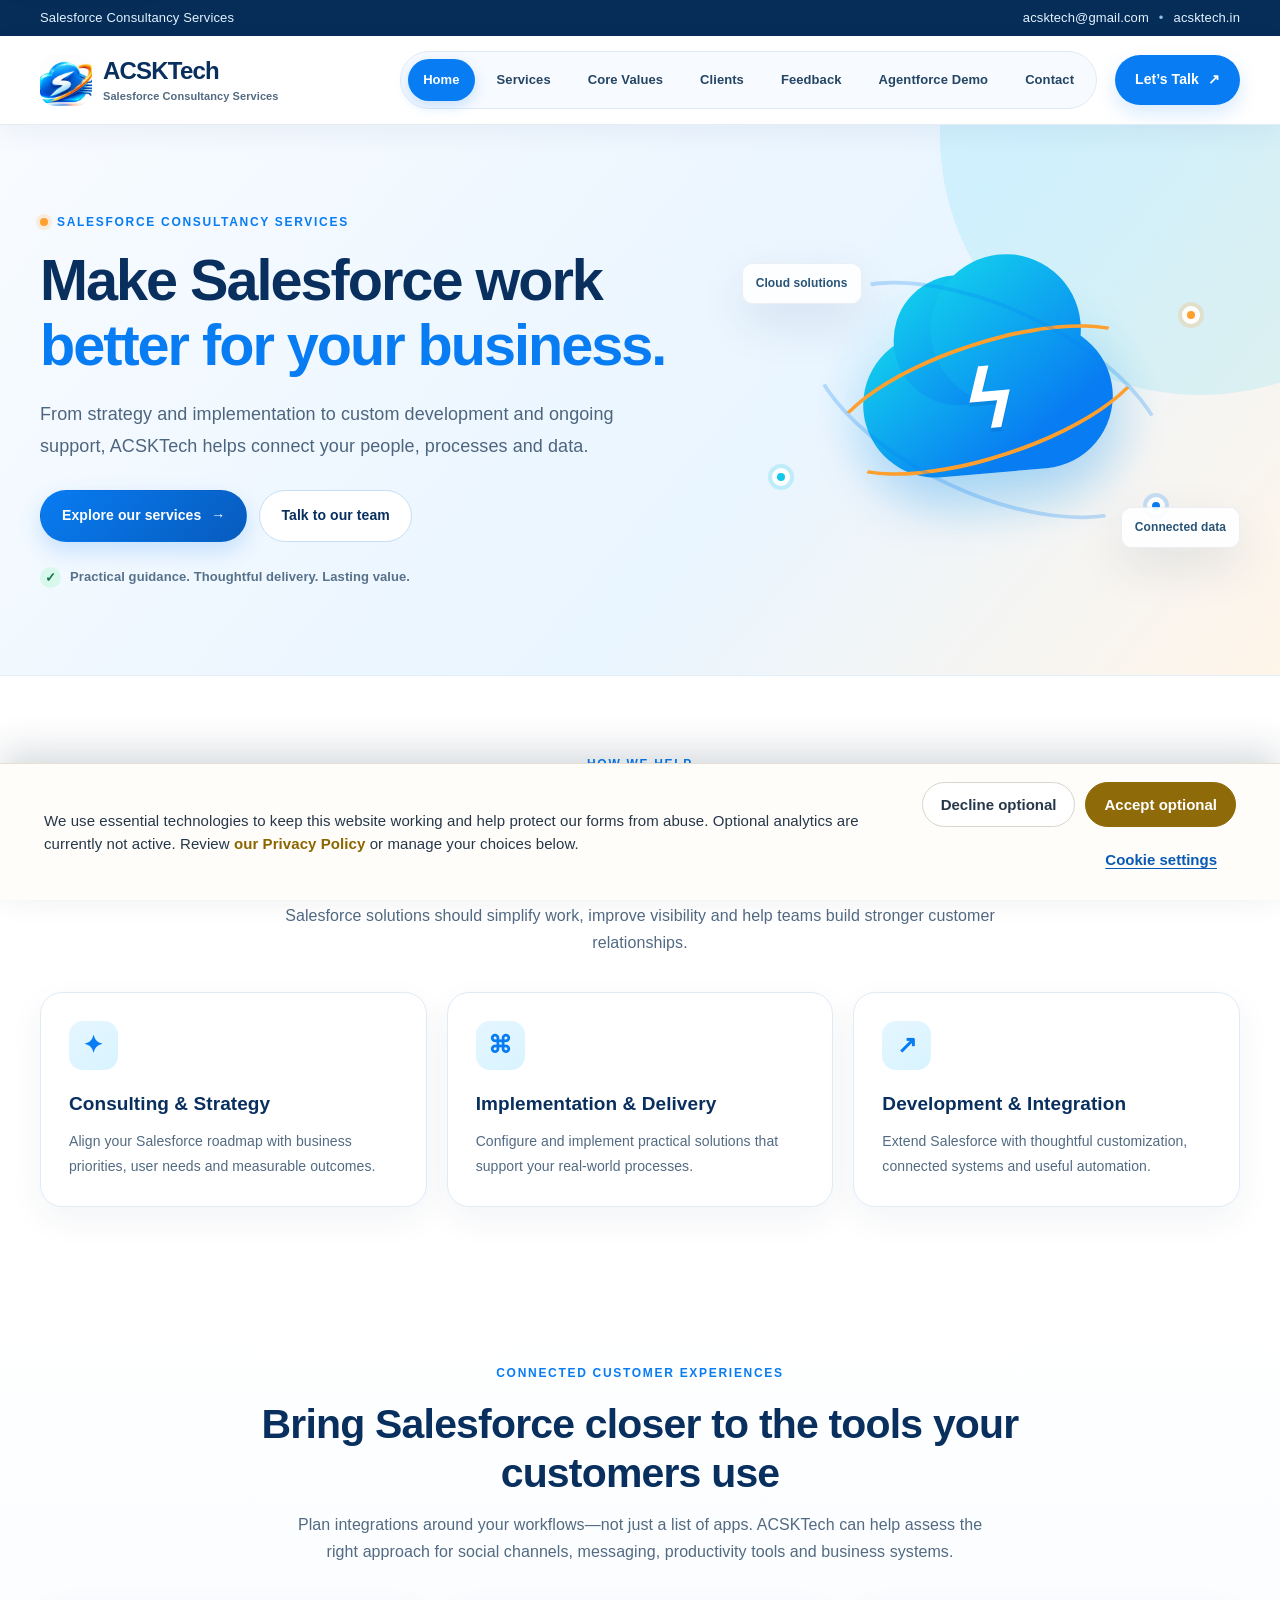
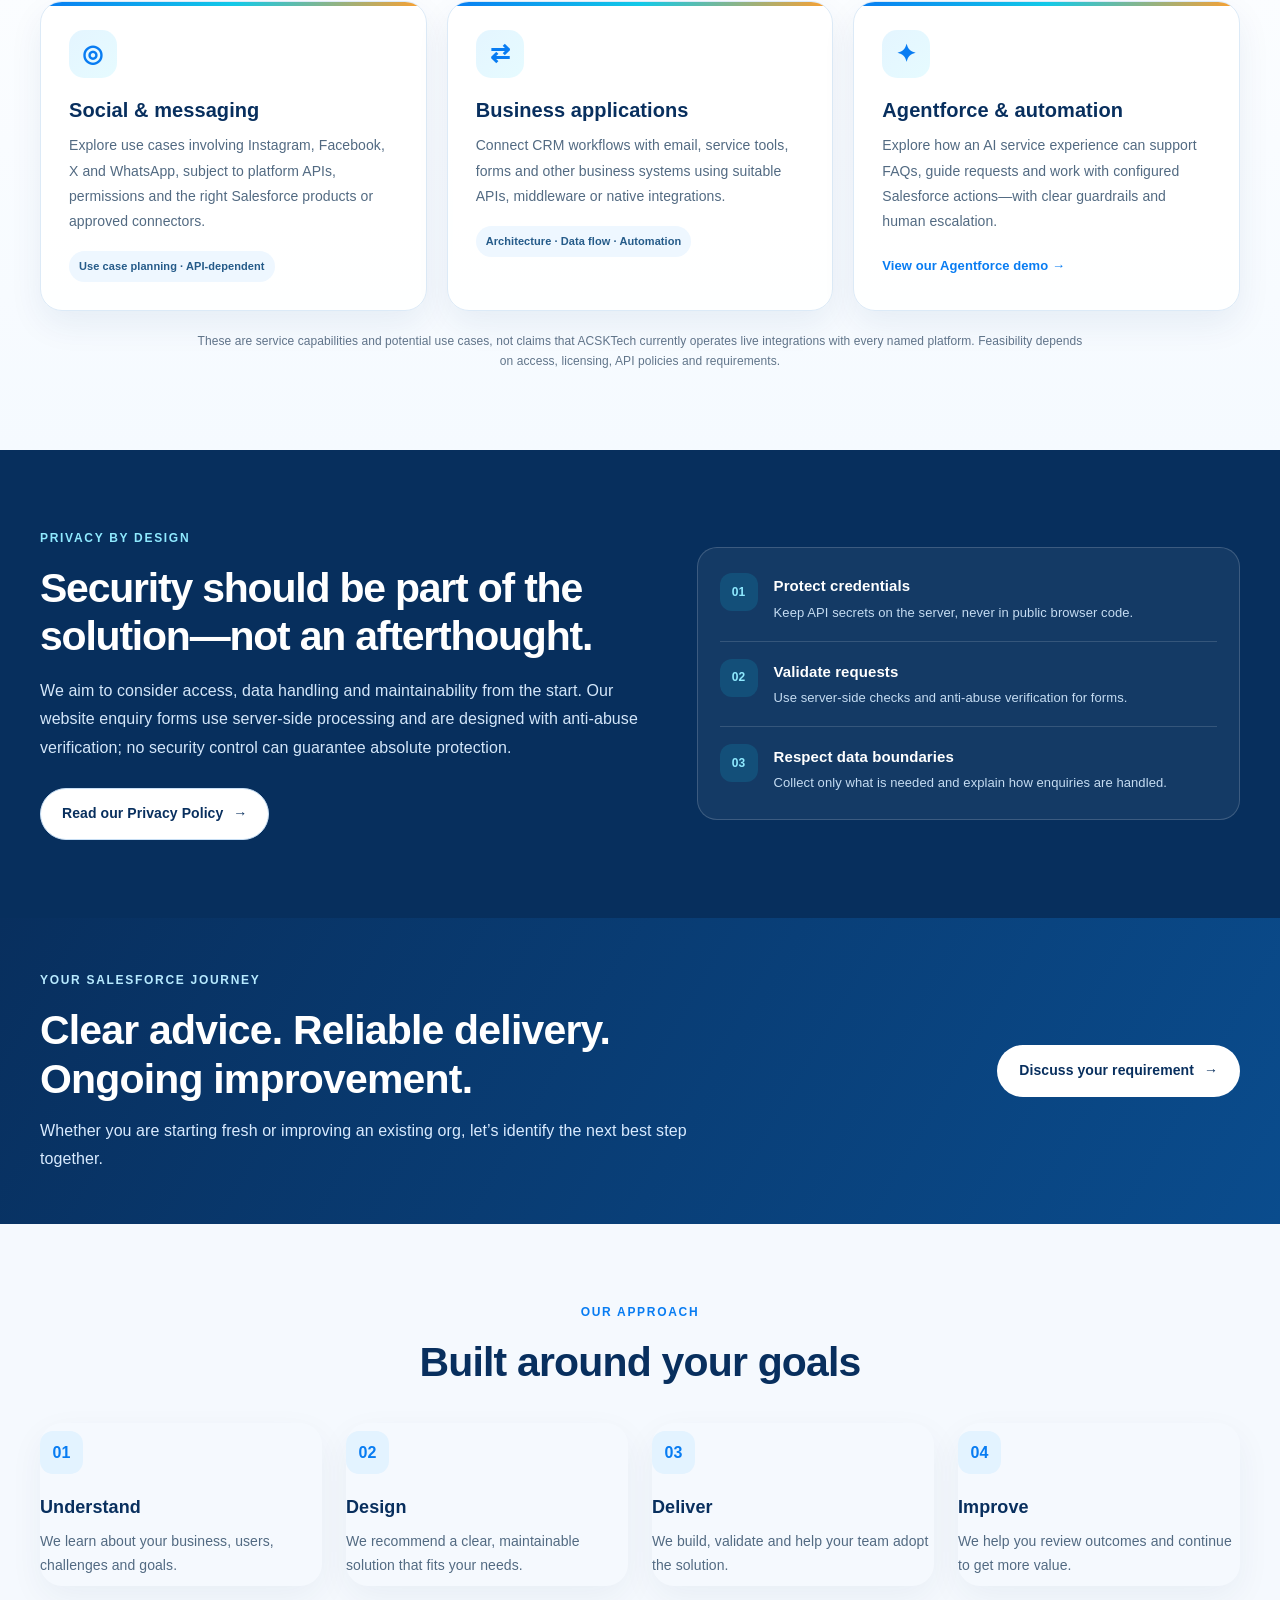
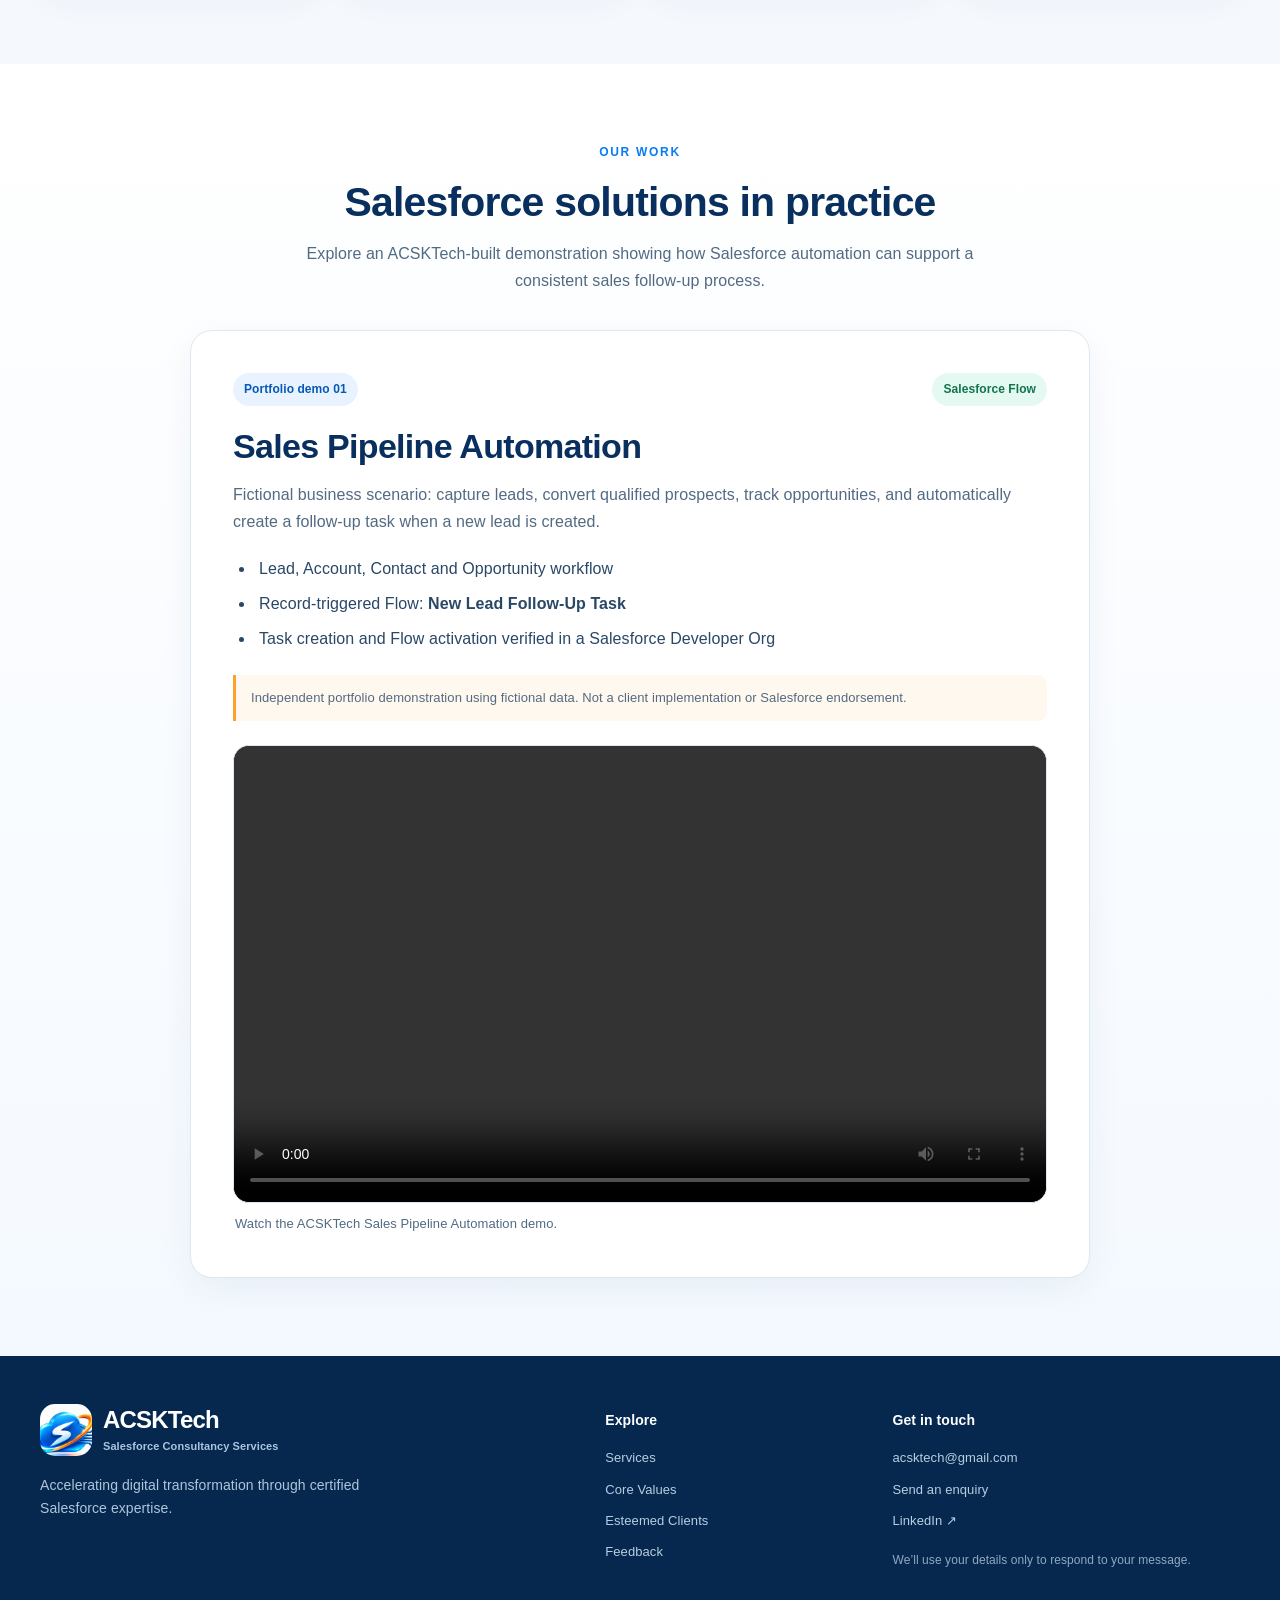
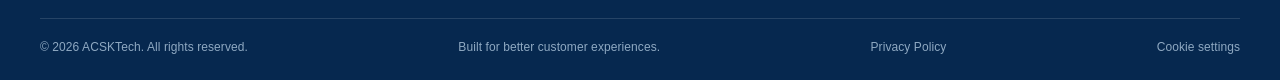
<file: index.html>
<!doctype html>
<html lang="en"><head><meta charset="utf-8"><meta name="viewport" content="width=device-width, initial-scale=1">
<title>Home | ACSKTech</title><meta name="description" content="ACSKTech Salesforce Consultancy Services helps businesses plan, implement and improve Salesforce solutions."><meta name="theme-color" content="#073b78">
<link rel="icon" type="image/jpeg" href="acsktech-logo-mark.jpg"><link rel="stylesheet" href="styles.css"></head>
<body><a class="skip-link" href="#main">Skip to content</a>
<div class="topbar"><div class="container topbar-inner"><span>Salesforce Consultancy Services</span><span><a href="mailto:acsktech@gmail.com">acsktech@gmail.com</a><span class="dot">•</span><a href="https://acsktech.in">acsktech.in</a></span></div></div>
<header class="site-header"><div class="container nav-wrap">
<a class="brand" href="index.html" aria-label="ACSKTech home"><img src="acsktech-logo-mark.jpg" alt="" width="52" height="52"><span class="brand-copy"><strong>ACSKTech</strong><small>Salesforce Consultancy Services</small></span></a>
<button class="menu-toggle" type="button" aria-expanded="false" aria-controls="primary-nav"><span></span><span></span><span></span><b class="sr-only">Toggle navigation</b></button>
<nav id="primary-nav" class="primary-nav" aria-label="Main navigation"><a href="index.html" class="active" aria-current="page">Home</a><a href="services.html" class="" >Services</a><a href="values.html" class="" >Core Values</a><a href="clients.html" class="" >Clients</a><a href="feedback.html" class="" >Feedback</a><a href="agentforce-demo.html">Agentforce Demo</a><a href="contact.html" class="" >Contact</a></nav>
<a class="header-cta" href="contact.html">Let’s Talk <span aria-hidden="true">↗</span></a>
</div></header>
<main id="main"><section class="hero"><div class="container hero-layout"><div class="hero-copy"><p class="eyebrow"><span class="eyebrow-dot"></span> Salesforce Consultancy Services</p><h1>Make Salesforce work <span>better for your business.</span></h1><p class="hero-lead">From strategy and implementation to custom development and ongoing support, ACSKTech helps connect your people, processes and data.</p><div class="button-row"><a class="button button-primary" href="services.html">Explore our services <span aria-hidden="true">→</span></a><a class="button button-secondary" href="contact.html">Talk to our team</a></div><div class="trust-line"><span class="trust-check">✓</span> Practical guidance. Thoughtful delivery. Lasting value.</div></div><div class="hero-art" aria-hidden="true"><div class="art-glow"></div><div class="art-orbit orbit-one"></div><div class="art-orbit orbit-two"></div><div class="art-cloud"><span>ϟ</span></div><div class="art-node node-one"></div><div class="art-node node-two"></div><div class="art-node node-three"></div><div class="art-label label-one">Cloud solutions</div><div class="art-label label-two">Connected data</div></div></div></section>
<section class="section"><div class="container"><div class="section-heading centered"><p class="eyebrow">How we help</p><h2>Technology that moves your business forward</h2><p>Salesforce solutions should simplify work, improve visibility and help teams build stronger customer relationships.</p></div><div class="feature-grid"><article class="feature-card"><div class="feature-icon">✦</div><h3>Consulting & Strategy</h3><p>Align your Salesforce roadmap with business priorities, user needs and measurable outcomes.</p></article><article class="feature-card"><div class="feature-icon">⌘</div><h3>Implementation & Delivery</h3><p>Configure and implement practical solutions that support your real-world processes.</p></article><article class="feature-card"><div class="feature-icon">↗</div><h3>Development & Integration</h3><p>Extend Salesforce with thoughtful customization, connected systems and useful automation.</p></article></div></div></section>
<section class="section integration-section"><div class="container"><div class="section-heading centered"><p class="eyebrow">Connected customer experiences</p><h2>Bring Salesforce closer to the tools your customers use</h2><p>Plan integrations around your workflows—not just a list of apps. ACSKTech can help assess the right approach for social channels, messaging, productivity tools and business systems.</p></div><div class="integration-grid"><article class="integration-card"><span class="integration-symbol">◎</span><h3>Social & messaging</h3><p>Explore use cases involving Instagram, Facebook, X and WhatsApp, subject to platform APIs, permissions and the right Salesforce products or approved connectors.</p><span class="integration-note">Use case planning · API-dependent</span></article><article class="integration-card"><span class="integration-symbol">⇄</span><h3>Business applications</h3><p>Connect CRM workflows with email, service tools, forms and other business systems using suitable APIs, middleware or native integrations.</p><span class="integration-note">Architecture · Data flow · Automation</span></article><article class="integration-card"><span class="integration-symbol">✦</span><h3>Agentforce & automation</h3><p>Explore how an AI service experience can support FAQs, guide requests and work with configured Salesforce actions—with clear guardrails and human escalation.</p><a class="integration-link" href="agentforce-demo.html">View our Agentforce demo →</a></article></div><div class="integration-footnote">These are service capabilities and potential use cases, not claims that ACSKTech currently operates live integrations with every named platform. Feasibility depends on access, licensing, API policies and requirements.</div></div></section>
<section class="section security-section"><div class="container security-layout"><div><p class="eyebrow">Privacy by design</p><h2>Security should be part of the solution—not an afterthought.</h2><p>We aim to consider access, data handling and maintainability from the start. Our website enquiry forms use server-side processing and are designed with anti-abuse verification; no security control can guarantee absolute protection.</p><a class="button button-secondary" href="privacy.html">Read our Privacy Policy <span aria-hidden="true">→</span></a></div><div class="security-points"><div><span>01</span><p><strong>Protect credentials</strong><small>Keep API secrets on the server, never in public browser code.</small></p></div><div><span>02</span><p><strong>Validate requests</strong><small>Use server-side checks and anti-abuse verification for forms.</small></p></div><div><span>03</span><p><strong>Respect data boundaries</strong><small>Collect only what is needed and explain how enquiries are handled.</small></p></div></div></div></section>
<section class="band"><div class="container band-inner"><div><p class="eyebrow eyebrow-light">Your Salesforce journey</p><h2>Clear advice. Reliable delivery. Ongoing improvement.</h2><p>Whether you are starting fresh or improving an existing org, let’s identify the next best step together.</p></div><a class="button button-light" href="contact.html">Discuss your requirement <span aria-hidden="true">→</span></a></div></section>
<section class="section section-soft"><div class="container"><div class="section-heading centered"><p class="eyebrow">Our approach</p><h2>Built around your goals</h2></div><div class="steps-grid"><div class="step"><span>01</span><h3>Understand</h3><p>We learn about your business, users, challenges and goals.</p></div><div class="step"><span>02</span><h3>Design</h3><p>We recommend a clear, maintainable solution that fits your needs.</p></div><div class="step"><span>03</span><h3>Deliver</h3><p>We build, validate and help your team adopt the solution.</p></div><div class="step"><span>04</span><h3>Improve</h3><p>We help you review outcomes and continue to get more value.</p></div></div></div></section><section class="section portfolio-section"><div class="container"><div class="section-heading centered"><p class="eyebrow">Our work</p><h2>Salesforce solutions in practice</h2><p>Explore an ACSKTech-built demonstration showing how Salesforce automation can support a consistent sales follow-up process.</p></div><article class="portfolio-card"><div class="portfolio-card-top"><span class="portfolio-tag">Portfolio demo 01</span><span class="portfolio-status">Salesforce Flow</span></div><h3>Sales Pipeline Automation</h3><p>Fictional business scenario: capture leads, convert qualified prospects, track opportunities, and automatically create a follow-up task when a new lead is created.</p><ul class="portfolio-points"><li>Lead, Account, Contact and Opportunity workflow</li><li>Record-triggered Flow: <strong>New Lead Follow-Up Task</strong></li><li>Task creation and Flow activation verified in a Salesforce Developer Org</li></ul><p class="portfolio-disclaimer">Independent portfolio demonstration using fictional data. Not a client implementation or Salesforce endorsement.</p><div class="portfolio-video-wrap"><video class="portfolio-video" controls preload="metadata" playsinline aria-label="ACSKTech Sales Pipeline Automation demonstration video"><source src="sales-pipeline-demo.mp4" type="video/mp4">Your browser does not support embedded video.</video><p class="portfolio-video-note">Watch the ACSKTech Sales Pipeline Automation demo.</p></div></article></article></div></section>
</main>
<footer class="site-footer"><div class="container footer-grid"><div class="footer-brand"><a class="brand brand-footer" href="index.html"><img src="acsktech-logo-mark.jpg" alt="" width="46" height="46"><span class="brand-copy"><strong>ACSKTech</strong><small>Salesforce Consultancy Services</small></span></a><p>Accelerating digital transformation through certified Salesforce expertise.</p></div><div><h2>Explore</h2><ul><li><a href="services.html">Services</a></li><li><a href="values.html">Core Values</a></li><li><a href="clients.html">Esteemed Clients</a></li><li><a href="feedback.html">Feedback</a></li></ul></div><div><h2>Get in touch</h2><ul><li><a href="mailto:acsktech@gmail.com">acsktech@gmail.com</a></li><li><a href="contact.html">Send an enquiry</a></li><li><a href="https://www.linkedin.com/in/acsk-tech-501b32440/" target="_blank" rel="noopener noreferrer">LinkedIn ↗</a></li></ul><p class="footer-note">We’ll use your details only to respond to your message.</p></div></div><div class="container footer-bottom"><span>© <span data-year></span> ACSKTech. All rights reserved.</span><span>Built for better customer experiences.</span><span><a href="privacy.html">Privacy Policy</a></span></div></footer>
<script src="script.js" defer></script></body></html>
</file>
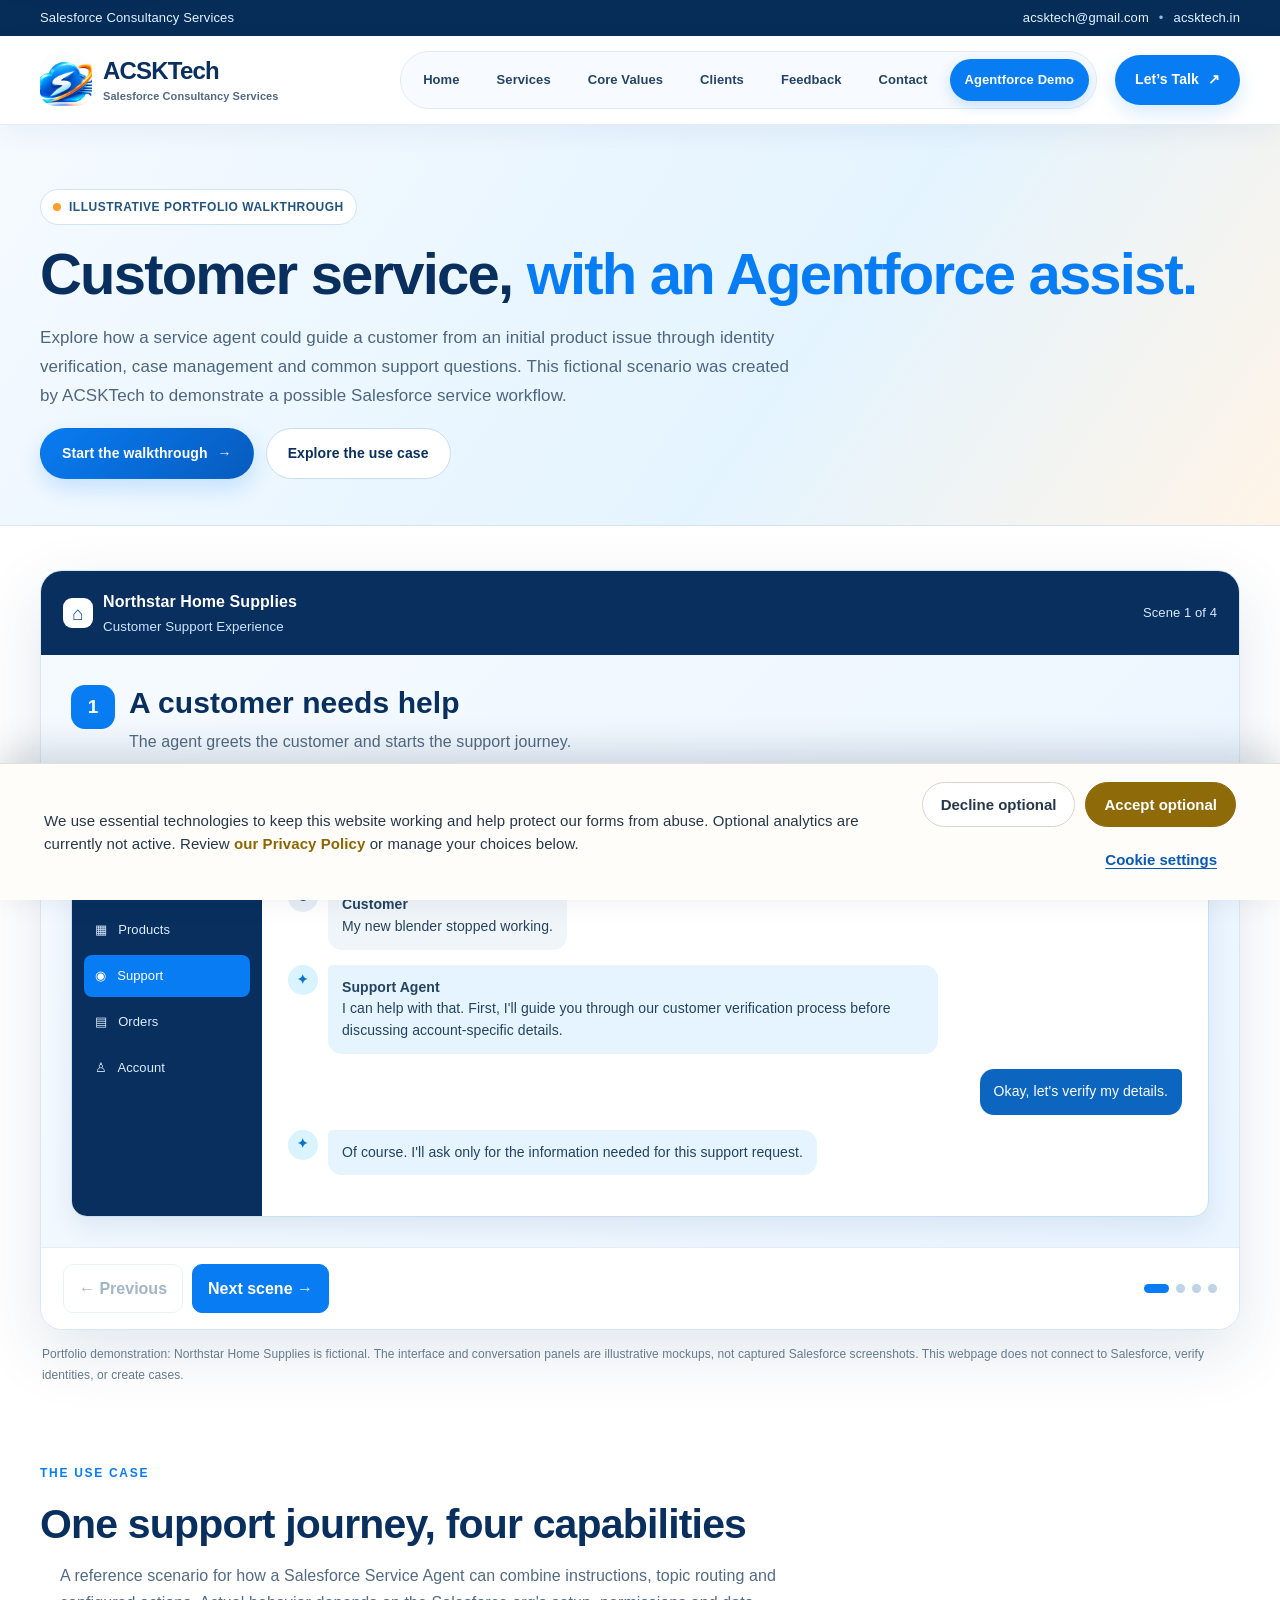
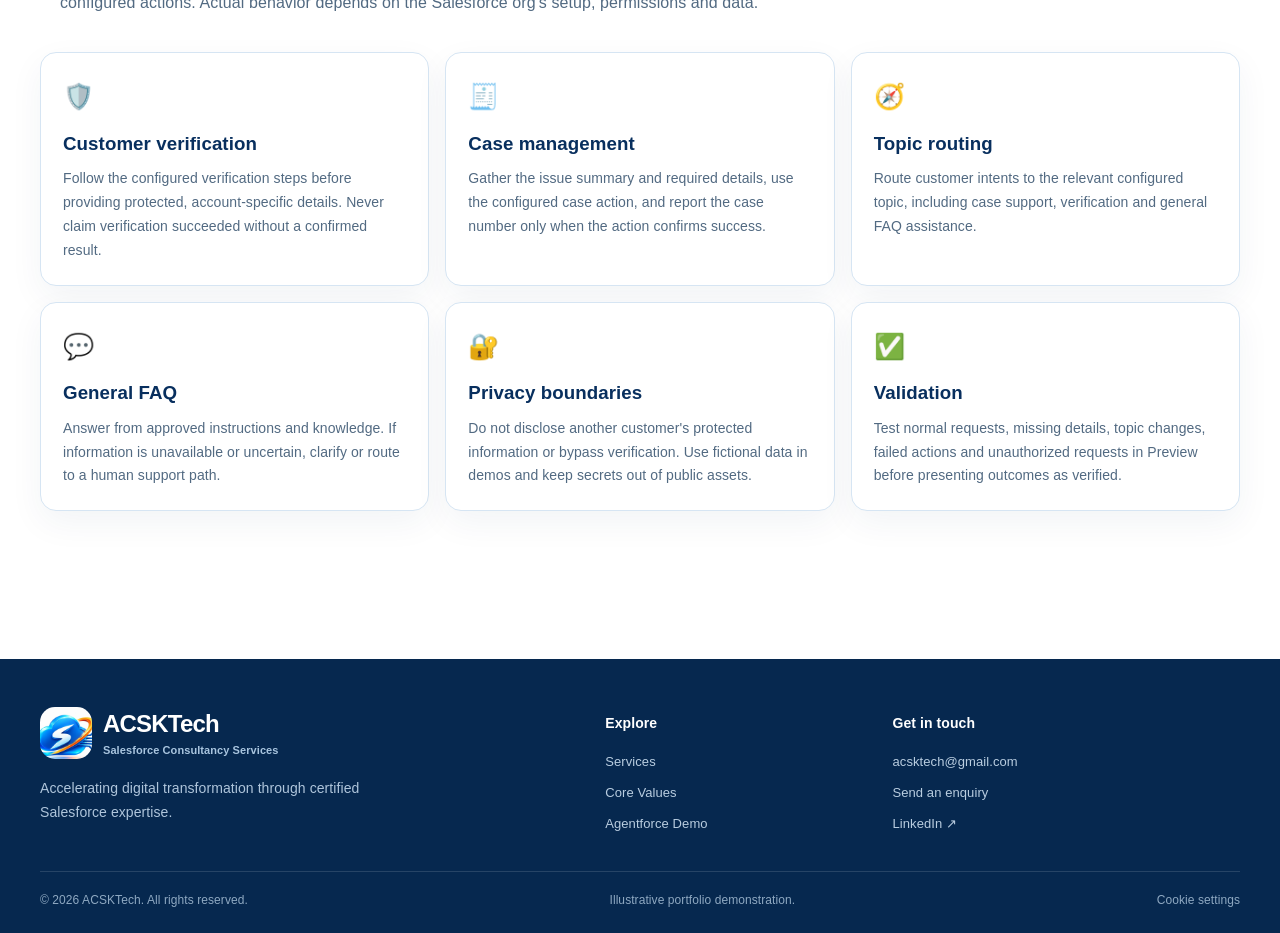
<file: agentforce-demo.html>
<!doctype html>
<html lang="en">
<head>
<meta charset="utf-8"><meta name="viewport" content="width=device-width, initial-scale=1">
<title>Agentforce Service Demo | ACSKTech</title>
<meta name="description" content="Explore a screenshot-style Agentforce service journey for the fictional Northstar Home Supplies company, presented by ACSKTech.">
<meta name="theme-color" content="#073b78"><link rel="icon" type="image/jpeg" href="acsktech-logo-mark.jpg"><link rel="stylesheet" href="styles.css">
<style>
.demo-hero{background:linear-gradient(125deg,#f5faff,#e4f4ff 62%,#fff4e7);padding:64px 0 46px;border-bottom:1px solid var(--line)}.demo-hero h1{font-size:clamp(36px,5vw,58px);line-height:1.08;letter-spacing:-1.8px;color:var(--navy);margin:0 0 18px}.demo-hero h1 span{color:var(--blue)}.demo-hero p{max-width:760px;color:#4d657e;font-size:17px}.demo-label{display:inline-flex;align-items:center;gap:8px;padding:7px 12px;border-radius:999px;background:#fff;border:1px solid #cfe3f7;color:#23547f;font-size:12px;font-weight:800;letter-spacing:.5px;text-transform:uppercase;margin-bottom:18px}.demo-label:before{content:"";width:8px;height:8px;border-radius:50%;background:var(--orange)}.demo-wrap{padding:44px 0 70px}.demo-player{border:1px solid #d8e7f5;border-radius:22px;overflow:hidden;box-shadow:0 22px 65px rgba(8,56,111,.12);background:white}.player-top{display:flex;align-items:center;justify-content:space-between;gap:15px;padding:17px 22px;background:#082f5e;color:white}.player-brand{font-weight:800;display:flex;align-items:center;gap:10px}.mini-house{display:grid;place-items:center;width:30px;height:30px;border-radius:9px;background:#fff;color:#0a4e9e;font-size:19px}.player-counter{font-size:13px;color:#d7eaff;white-space:nowrap}.player-stage{padding:clamp(14px,3vw,30px);background:linear-gradient(135deg,#f5faff,#eaf5ff)}.slide{display:none}.slide.active{display:block;animation:fadein .28s ease}@keyframes fadein{from{opacity:.45;transform:translateY(5px)}to{opacity:1;transform:none}}.slide-head{display:flex;align-items:flex-start;gap:14px;margin-bottom:20px}.slide-num{flex:0 0 44px;height:44px;display:grid;place-items:center;border-radius:14px;background:var(--blue);color:white;font-weight:900;font-size:19px}.slide-head h2{margin:0;color:var(--navy);font-size:clamp(22px,3vw,30px);line-height:1.2}.slide-head p{margin:7px 0 0;color:var(--muted)}.mock-app{display:grid;grid-template-columns:190px minmax(0,1fr);min-height:345px;border:1px solid #c9dff2;border-radius:16px;overflow:hidden;background:white;box-shadow:0 10px 28px rgba(8,56,111,.09)}.mock-sidebar{background:#082f5e;color:#dcecff;padding:18px 12px}.mock-logo{font-weight:800;font-size:13px;display:flex;gap:8px;align-items:center;padding:0 5px 20px}.mock-logo .mini-house{width:25px;height:25px;flex:0 0 25px;font-size:15px}.mock-nav{padding:10px 11px;border-radius:8px;font-size:13px;margin:4px 0}.mock-nav.selected{background:#087cf2;color:white}.mock-main{padding:clamp(14px,2.5vw,26px);min-width:0}.mock-title{display:flex;align-items:center;gap:10px;border-bottom:1px solid #e3edf7;padding-bottom:15px;margin-bottom:18px;font-weight:850;color:#163e69}.agent-dot{display:grid;place-items:center;width:38px;height:38px;border-radius:12px;background:#dff3ff;font-size:21px}.status{display:block;color:#23875b;font-size:11px;font-weight:700}.chat-row{display:flex;gap:10px;margin:15px 0;align-items:flex-start}.chat-avatar{flex:0 0 30px;width:30px;height:30px;border-radius:50%;background:#e7eef7;display:grid;place-items:center;color:#365b7d;font-size:13px;font-weight:800}.bubble{padding:12px 14px;border-radius:5px 14px 14px 14px;background:#f0f5fa;max-width:610px;color:#23435f;font-size:14px;line-height:1.55}.chat-row.agent .chat-avatar{background:#d9f3ff;color:#0874c9}.chat-row.agent .bubble{background:#e5f4ff}.chat-row.right{justify-content:flex-end}.chat-row.right .bubble{background:#0c65be;color:#fff;border-radius:14px 5px 14px 14px}.field-list{border:1px solid #dce9f6;border-radius:12px;overflow:hidden}.field{display:flex;justify-content:space-between;gap:12px;padding:12px 14px;border-bottom:1px solid #eaf1f8;font-size:13px}.field:last-child{border:0}.field strong{color:#234c75}.pill{font-size:11px;font-weight:800;border-radius:999px;padding:3px 8px;background:#fff0d9;color:#945500;white-space:nowrap}.pill.good{background:#def8e9;color:#16764a}.case-card{border:1px solid #d6e6f5;border-radius:13px;overflow:hidden}.case-head{display:flex;justify-content:space-between;gap:10px;align-items:center;background:#f5faff;padding:14px 16px;border-bottom:1px solid #dce9f6}.case-head strong{color:#163e69}.case-body{padding:16px}.case-number{font-size:23px;font-weight:900;color:#0b62bd;letter-spacing:.3px}.case-grid{display:grid;grid-template-columns:repeat(3,1fr);gap:12px;margin-top:14px}.case-stat{padding:12px;border-radius:10px;background:#f5f9fd}.case-stat small{display:block;color:var(--muted);font-size:11px}.case-stat strong{font-size:13px;color:#244b72}.notice{padding:11px 13px;border-radius:10px;background:#fff4e3;color:#885200;font-size:12px;margin-top:15px;border:1px solid #ffdfac}.choice-row{display:flex;flex-wrap:wrap;gap:9px;margin-top:14px}.choice{border:1px solid #b8d9f7;border-radius:9px;padding:8px 11px;color:#075bb5;font-size:12px;font-weight:800;background:#fff}.player-controls{display:flex;justify-content:space-between;align-items:center;gap:14px;padding:16px 22px;border-top:1px solid #e2edf7;background:white}.control-group{display:flex;gap:9px}.control-btn{border:1px solid #c9dced;background:white;color:#17476f;border-radius:10px;padding:10px 15px;font-weight:800;cursor:pointer}.control-btn.primary{background:var(--blue);color:white;border-color:var(--blue)}.control-btn:disabled{opacity:.4;cursor:not-allowed}.dots{display:flex;gap:7px;align-items:center}.dot-btn{width:9px;height:9px;border:0;border-radius:99px;background:#bfd3e6;padding:0;cursor:pointer}.dot-btn.active{width:25px;background:var(--blue)}.disclaimer{font-size:12px;color:#657a8e;margin:14px 2px 0}.usecase-grid{display:grid;grid-template-columns:repeat(3,1fr);gap:16px;margin-top:24px}.usecase-card{padding:22px;border:1px solid var(--line);border-radius:16px;background:white}.usecase-card .ico{font-size:25px;margin-bottom:10px}.usecase-card h3{color:var(--navy);margin-bottom:8px}.usecase-card p{color:var(--muted);font-size:14px;margin:0}.docs-band{background:#f3f8fd;padding:42px 0}.docs-inner{display:flex;align-items:center;justify-content:space-between;gap:24px}.docs-inner h2{margin:0 0 7px;color:var(--navy)}.docs-inner p{margin:0;color:var(--muted)}@media(max-width:720px){.mock-app{grid-template-columns:1fr}.mock-sidebar{display:none}.case-grid{grid-template-columns:1fr}.usecase-grid{grid-template-columns:1fr}.player-top,.player-controls{padding:14px}.docs-inner{align-items:flex-start;flex-direction:column}.demo-hero{padding:46px 0 32px}}@media(prefers-reduced-motion:reduce){.slide.active{animation:none}*{scroll-behavior:auto!important}}
</style>
</head>
<body><a class="skip-link" href="#main">Skip to content</a>
<div class="topbar"><div class="container topbar-inner"><span>Salesforce Consultancy Services</span><span><a href="mailto:acsktech@gmail.com">acsktech@gmail.com</a><span class="dot">•</span><a href="https://acsktech.in">acsktech.in</a></span></div></div>
<header class="site-header"><div class="container nav-wrap">
<a class="brand" href="index.html" aria-label="ACSKTech home"><img src="acsktech-logo-mark.jpg" alt="" width="52" height="52"><span class="brand-copy"><strong>ACSKTech</strong><small>Salesforce Consultancy Services</small></span></a>
<button class="menu-toggle" type="button" aria-expanded="false" aria-controls="primary-nav"><span></span><span></span><span></span><b class="sr-only">Toggle navigation</b></button>
<nav id="primary-nav" class="primary-nav" aria-label="Main navigation"><a href="index.html">Home</a><a href="services.html">Services</a><a href="values.html">Core Values</a><a href="clients.html">Clients</a><a href="feedback.html">Feedback</a><a href="contact.html">Contact</a><a class="active" aria-current="page" href="agentforce-demo.html">Agentforce Demo</a></nav>
<a class="header-cta" href="contact.html">Let’s Talk <span aria-hidden="true">↗</span></a>
</div></header>
<main id="main">
<section class="demo-hero"><div class="container"><span class="demo-label">Illustrative portfolio walkthrough</span><h1>Customer service, <span>with an Agentforce assist.</span></h1><p>Explore how a service agent could guide a customer from an initial product issue through identity verification, case management and common support questions. This fictional scenario was created by ACSKTech to demonstrate a possible Salesforce service workflow.</p><div class="button-row"><a class="button button-primary" href="#walkthrough">Start the walkthrough <span aria-hidden="true">→</span></a><a class="button button-secondary" href="#use-case">Explore the use case</a></div></div></section>
<section class="demo-wrap" id="walkthrough"><div class="container"><div class="demo-player" aria-label="Screenshot-style Agentforce demo walkthrough">
<div class="player-top"><div class="player-brand"><span class="mini-house" aria-hidden="true">⌂</span><span>Northstar Home Supplies <small style="display:block;font-weight:500;color:#cfe4ff">Customer Support Experience</small></span></div><div class="player-counter" id="counter" aria-live="polite">Scene 1 of 4</div></div>
<div class="player-stage">
<article class="slide active" data-slide="0"><div class="slide-head"><span class="slide-num">1</span><div><h2>A customer needs help</h2><p>The agent greets the customer and starts the support journey.</p></div></div><div class="mock-app"><aside class="mock-sidebar"><div class="mock-logo"><span class="mini-house">⌂</span> Northstar Home Supplies</div><div class="mock-nav">⌂ &nbsp; Home</div><div class="mock-nav">▦ &nbsp; Products</div><div class="mock-nav selected">◉ &nbsp; Support</div><div class="mock-nav">▤ &nbsp; Orders</div><div class="mock-nav">♙ &nbsp; Account</div></aside><div class="mock-main"><div class="mock-title"><span class="agent-dot">✦</span><span>Customer Support Agent <span class="status">● Online · Demo view</span></span></div><div class="chat-row"><span class="chat-avatar">C</span><div class="bubble"><strong>Customer</strong><br>My new blender stopped working.</div></div><div class="chat-row agent"><span class="chat-avatar">✦</span><div class="bubble"><strong>Support Agent</strong><br>I can help with that. First, I'll guide you through our customer verification process before discussing account-specific details.</div></div><div class="chat-row right"><div class="bubble">Okay, let's verify my details.</div></div><div class="chat-row agent"><span class="chat-avatar">✦</span><div class="bubble">Of course. I'll ask only for the information needed for this support request.</div></div></div></div></article>
<article class="slide" data-slide="1"><div class="slide-head"><span class="slide-num">2</span><div><h2>Verification comes first</h2><p>Account-specific help follows the configured verification process.</p></div></div><div class="mock-app"><aside class="mock-sidebar"><div class="mock-logo"><span class="mini-house">⌂</span> Northstar Home Supplies</div><div class="mock-nav">⌂ &nbsp; Home</div><div class="mock-nav">▦ &nbsp; Products</div><div class="mock-nav selected">◉ &nbsp; Support</div><div class="mock-nav">▤ &nbsp; Orders</div><div class="mock-nav">♙ &nbsp; Account</div></aside><div class="mock-main"><div class="mock-title"><span class="agent-dot">🛡</span><span>Customer Verification <span class="status">● Secure support flow · Illustrative</span></span></div><div class="field-list"><div class="field"><strong>Identity information</strong><span class="pill">Required by policy</span></div><div class="field"><span>Customer-provided details</span><span class="pill good">Demo input</span></div><div class="field"><span>Order or account reference</span><span class="pill">If needed</span></div><div class="field"><span>Verification outcome</span><span class="pill">Not represented as real</span></div></div><div class="chat-row agent"><span class="chat-avatar">✦</span><div class="bubble">For your privacy, I need to complete the configured verification steps before sharing account-specific information. Please don't share passwords or payment-card details.</div></div><div class="notice">Illustrative UI only. No customer identity is checked and no real account data is accessed on this page.</div></div></div></article>
<article class="slide" data-slide="2"><div class="slide-head"><span class="slide-num">3</span><div><h2>Capture the issue and manage a case</h2><p>The agent collects useful details and reports an outcome only after the configured action succeeds.</p></div></div><div class="mock-app"><aside class="mock-sidebar"><div class="mock-logo"><span class="mini-house">⌂</span> Northstar Home Supplies</div><div class="mock-nav">⌂ &nbsp; Home</div><div class="mock-nav">▦ &nbsp; Products</div><div class="mock-nav selected">◉ &nbsp; Support</div><div class="mock-nav">▤ &nbsp; Orders</div><div class="mock-nav">♙ &nbsp; Account</div></aside><div class="mock-main"><div class="mock-title"><span class="agent-dot">▣</span><span>Service Case <span class="status">● Sample record view</span></span></div><div class="case-card"><div class="case-head"><strong>Blender not powering on</strong><span class="pill good">Illustrative sample</span></div><div class="case-body"><p style="margin:0;color:#5c7186;font-size:13px">Customer reports that the blender does not turn on when plugged in.</p><div class="case-grid"><div class="case-stat"><small>CASE REFERENCE</small><strong>DEMO-1047</strong></div><div class="case-stat"><small>PRIORITY</small><strong>Normal</strong></div><div class="case-stat"><small>STATUS</small><strong>Example only</strong></div></div><div class="notice">Sample case reference only — this page has not created a Salesforce record.</div></div></div><div class="chat-row agent"><span class="chat-avatar">✦</span><div class="bubble">I have captured the issue details in this demonstration. In a live configuration, I would confirm case creation only after Salesforce returns a successful result.</div></div></div></div></article>
<article class="slide" data-slide="3"><div class="slide-head"><span class="slide-num">4</span><div><h2>Answer FAQs and route the next request</h2><p>Common questions can be answered while more complex needs follow the configured routing path.</p></div></div><div class="mock-app"><aside class="mock-sidebar"><div class="mock-logo"><span class="mini-house">⌂</span> Northstar Home Supplies</div><div class="mock-nav">⌂ &nbsp; Home</div><div class="mock-nav">▦ &nbsp; Products</div><div class="mock-nav selected">◉ &nbsp; Support</div><div class="mock-nav">▤ &nbsp; Orders</div><div class="mock-nav">♙ &nbsp; Account</div></aside><div class="mock-main"><div class="mock-title"><span class="agent-dot">✦</span><span>Customer Support Agent <span class="status">● FAQ & routing · Demo view</span></span></div><div class="chat-row"><span class="chat-avatar">C</span><div class="bubble"><strong>Customer</strong><br>What is your return policy?</div></div><div class="chat-row agent"><span class="chat-avatar">✦</span><div class="bubble"><strong>Support Agent</strong><br>Our return policy depends on the product and purchase terms. I can help explain the published policy or guide you to the right support team for a product-specific issue.</div></div><div class="choice-row"><span class="choice">Product Support</span><span class="choice">Returns & Exchanges</span><span class="choice">Account Assistance</span></div><div class="notice">Example answer for the fictional company. Replace with Northstar's approved policy if this scenario is adapted for a real business.</div></div></div></article>
</div>
<div class="player-controls"><div class="control-group"><button class="control-btn" id="prev" type="button" disabled>← Previous</button><button class="control-btn primary" id="next" type="button">Next scene →</button></div><div class="dots" aria-label="Choose demo scene"><button class="dot-btn active" type="button" data-go="0" aria-label="Scene 1"></button><button class="dot-btn" type="button" data-go="1" aria-label="Scene 2"></button><button class="dot-btn" type="button" data-go="2" aria-label="Scene 3"></button><button class="dot-btn" type="button" data-go="3" aria-label="Scene 4"></button></div></div></div><p class="disclaimer">Portfolio demonstration: Northstar Home Supplies is fictional. The interface and conversation panels are illustrative mockups, not captured Salesforce screenshots. This webpage does not connect to Salesforce, verify identities, or create cases.</p>
<section id="use-case" class="section"><div class="section-heading"><p class="eyebrow">The use case</p><h2>One support journey, four capabilities</h2><p>A reference scenario for how a Salesforce Service Agent can combine instructions, topic routing and configured actions. Actual behavior depends on the Salesforce org's setup, permissions and data.</p></div><div class="usecase-grid"><article class="usecase-card"><div class="ico">🛡️</div><h3>Customer verification</h3><p>Follow the configured verification steps before providing protected, account-specific details. Never claim verification succeeded without a confirmed result.</p></article><article class="usecase-card"><div class="ico">🧾</div><h3>Case management</h3><p>Gather the issue summary and required details, use the configured case action, and report the case number only when the action confirms success.</p></article><article class="usecase-card"><div class="ico">🧭</div><h3>Topic routing</h3><p>Route customer intents to the relevant configured topic, including case support, verification and general FAQ assistance.</p></article><article class="usecase-card"><div class="ico">💬</div><h3>General FAQ</h3><p>Answer from approved instructions and knowledge. If information is unavailable or uncertain, clarify or route to a human support path.</p></article><article class="usecase-card"><div class="ico">🔐</div><h3>Privacy boundaries</h3><p>Do not disclose another customer's protected information or bypass verification. Use fictional data in demos and keep secrets out of public assets.</p></article><article class="usecase-card"><div class="ico">✅</div><h3>Validation</h3><p>Test normal requests, missing details, topic changes, failed actions and unauthorized requests in Preview before presenting outcomes as verified.</p></article></div></section>
</div></section>

</main>
<footer class="site-footer"><div class="container footer-grid"><div class="footer-brand"><a class="brand brand-footer" href="index.html"><img src="acsktech-logo-mark.jpg" alt="" width="46" height="46"><span class="brand-copy"><strong>ACSKTech</strong><small>Salesforce Consultancy Services</small></span></a><p>Accelerating digital transformation through certified Salesforce expertise.</p></div><div><h2>Explore</h2><ul><li><a href="services.html">Services</a></li><li><a href="values.html">Core Values</a></li><li><a href="agentforce-demo.html">Agentforce Demo</a></li></ul></div><div><h2>Get in touch</h2><ul><li><a href="mailto:acsktech@gmail.com">acsktech@gmail.com</a></li><li><a href="contact.html">Send an enquiry</a></li><li><a href="https://www.linkedin.com/in/acsk-tech-501b32440/" target="_blank" rel="noopener noreferrer">LinkedIn ↗</a></li></ul></div></div><div class="container footer-bottom"><span>© <span data-year></span> ACSKTech. All rights reserved.</span><span>Illustrative portfolio demonstration.</span></div></footer>
<script src="script.js" defer></script><script>
(()=>{const slides=[...document.querySelectorAll('.slide')],dots=[...document.querySelectorAll('.dot-btn')],prev=document.getElementById('prev'),next=document.getElementById('next'),counter=document.getElementById('counter');let current=0;function show(n){current=Math.max(0,Math.min(slides.length-1,n));slides.forEach((s,i)=>{s.classList.toggle('active',i===current);s.setAttribute('aria-hidden',String(i!==current))});dots.forEach((d,i)=>{d.classList.toggle('active',i===current);if(i===current)d.setAttribute('aria-current','step');else d.removeAttribute('aria-current')});prev.disabled=current===0;next.textContent=current===slides.length-1?'Start again ↺':'Next scene →';counter.textContent='Scene '+(current+1)+' of '+slides.length}prev.addEventListener('click',()=>show(current-1));next.addEventListener('click',()=>show(current===slides.length-1?0:current+1));dots.forEach(d=>d.addEventListener('click',()=>show(Number(d.dataset.go))));document.addEventListener('keydown',e=>{if(e.altKey||e.ctrlKey||e.metaKey)return;if(e.key==='ArrowRight')show(current===slides.length-1?0:current+1);if(e.key==='ArrowLeft')show(current-1)});show(0)})();
</script></body></html>
</file>
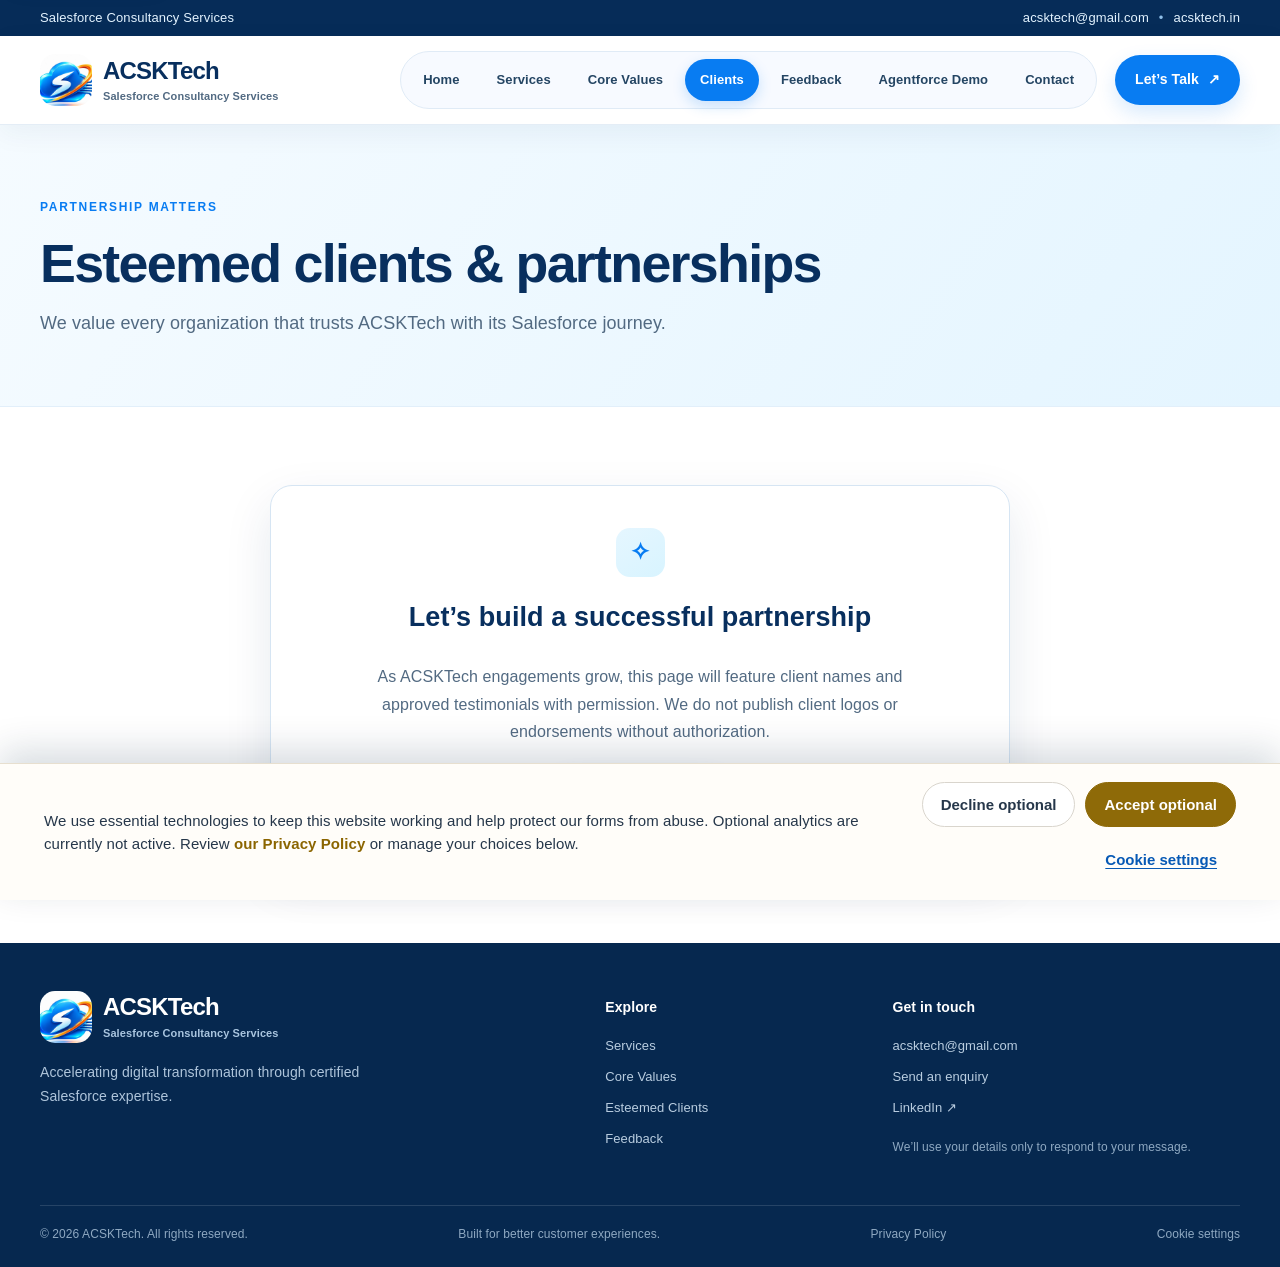
<file: clients.html>
<!doctype html>
<html lang="en"><head><meta charset="utf-8"><meta name="viewport" content="width=device-width, initial-scale=1">
<title>Esteemed Clients | ACSKTech</title><meta name="description" content="Learn about ACSKTech client partnerships and how to start a Salesforce engagement."><meta name="theme-color" content="#073b78">
<link rel="icon" type="image/jpeg" href="acsktech-logo-mark.jpg"><link rel="stylesheet" href="styles.css"></head>
<body><a class="skip-link" href="#main">Skip to content</a>
<div class="topbar"><div class="container topbar-inner"><span>Salesforce Consultancy Services</span><span><a href="mailto:acsktech@gmail.com">acsktech@gmail.com</a><span class="dot">•</span><a href="https://acsktech.in">acsktech.in</a></span></div></div>
<header class="site-header"><div class="container nav-wrap">
<a class="brand" href="index.html" aria-label="ACSKTech home"><img src="acsktech-logo-mark.jpg" alt="" width="52" height="52"><span class="brand-copy"><strong>ACSKTech</strong><small>Salesforce Consultancy Services</small></span></a>
<button class="menu-toggle" type="button" aria-expanded="false" aria-controls="primary-nav"><span></span><span></span><span></span><b class="sr-only">Toggle navigation</b></button>
<nav id="primary-nav" class="primary-nav" aria-label="Main navigation"><a href="index.html" class="" >Home</a><a href="services.html" class="" >Services</a><a href="values.html" class="" >Core Values</a><a href="clients.html" class="active" aria-current="page">Clients</a><a href="feedback.html" class="" >Feedback</a><a href="agentforce-demo.html" class="">Agentforce Demo</a><a href="contact.html" class="" >Contact</a></nav>
<a class="header-cta" href="contact.html">Let’s Talk <span aria-hidden="true">↗</span></a>
</div></header>
<main id="main"><section class="page-hero"><div class="container narrow"><p class="eyebrow">Partnership matters</p><h1>Esteemed clients & partnerships</h1><p>We value every organization that trusts ACSKTech with its Salesforce journey.</p></div></section><section class="section"><div class="container"><div class="content-panel"><div class="feature-icon">✧</div><h2>Let’s build a successful partnership</h2><p>As ACSKTech engagements grow, this page will feature client names and approved testimonials with permission. We do not publish client logos or endorsements without authorization.</p><a class="button button-primary" href="contact.html">Become a partner →</a></div></div></section></main>
<footer class="site-footer"><div class="container footer-grid"><div class="footer-brand"><a class="brand brand-footer" href="index.html"><img src="acsktech-logo-mark.jpg" alt="" width="46" height="46"><span class="brand-copy"><strong>ACSKTech</strong><small>Salesforce Consultancy Services</small></span></a><p>Accelerating digital transformation through certified Salesforce expertise.</p></div><div><h2>Explore</h2><ul><li><a href="services.html">Services</a></li><li><a href="values.html">Core Values</a></li><li><a href="clients.html">Esteemed Clients</a></li><li><a href="feedback.html">Feedback</a></li></ul></div><div><h2>Get in touch</h2><ul><li><a href="mailto:acsktech@gmail.com">acsktech@gmail.com</a></li><li><a href="contact.html">Send an enquiry</a></li><li><a href="https://www.linkedin.com/in/acsk-tech-501b32440/" target="_blank" rel="noopener noreferrer">LinkedIn ↗</a></li></ul><p class="footer-note">We’ll use your details only to respond to your message.</p></div></div><div class="container footer-bottom"><span>© <span data-year></span> ACSKTech. All rights reserved.</span><span>Built for better customer experiences.</span><span><a href="privacy.html">Privacy Policy</a></span></div></footer>
<script src="script.js" defer></script></body></html>
</file>
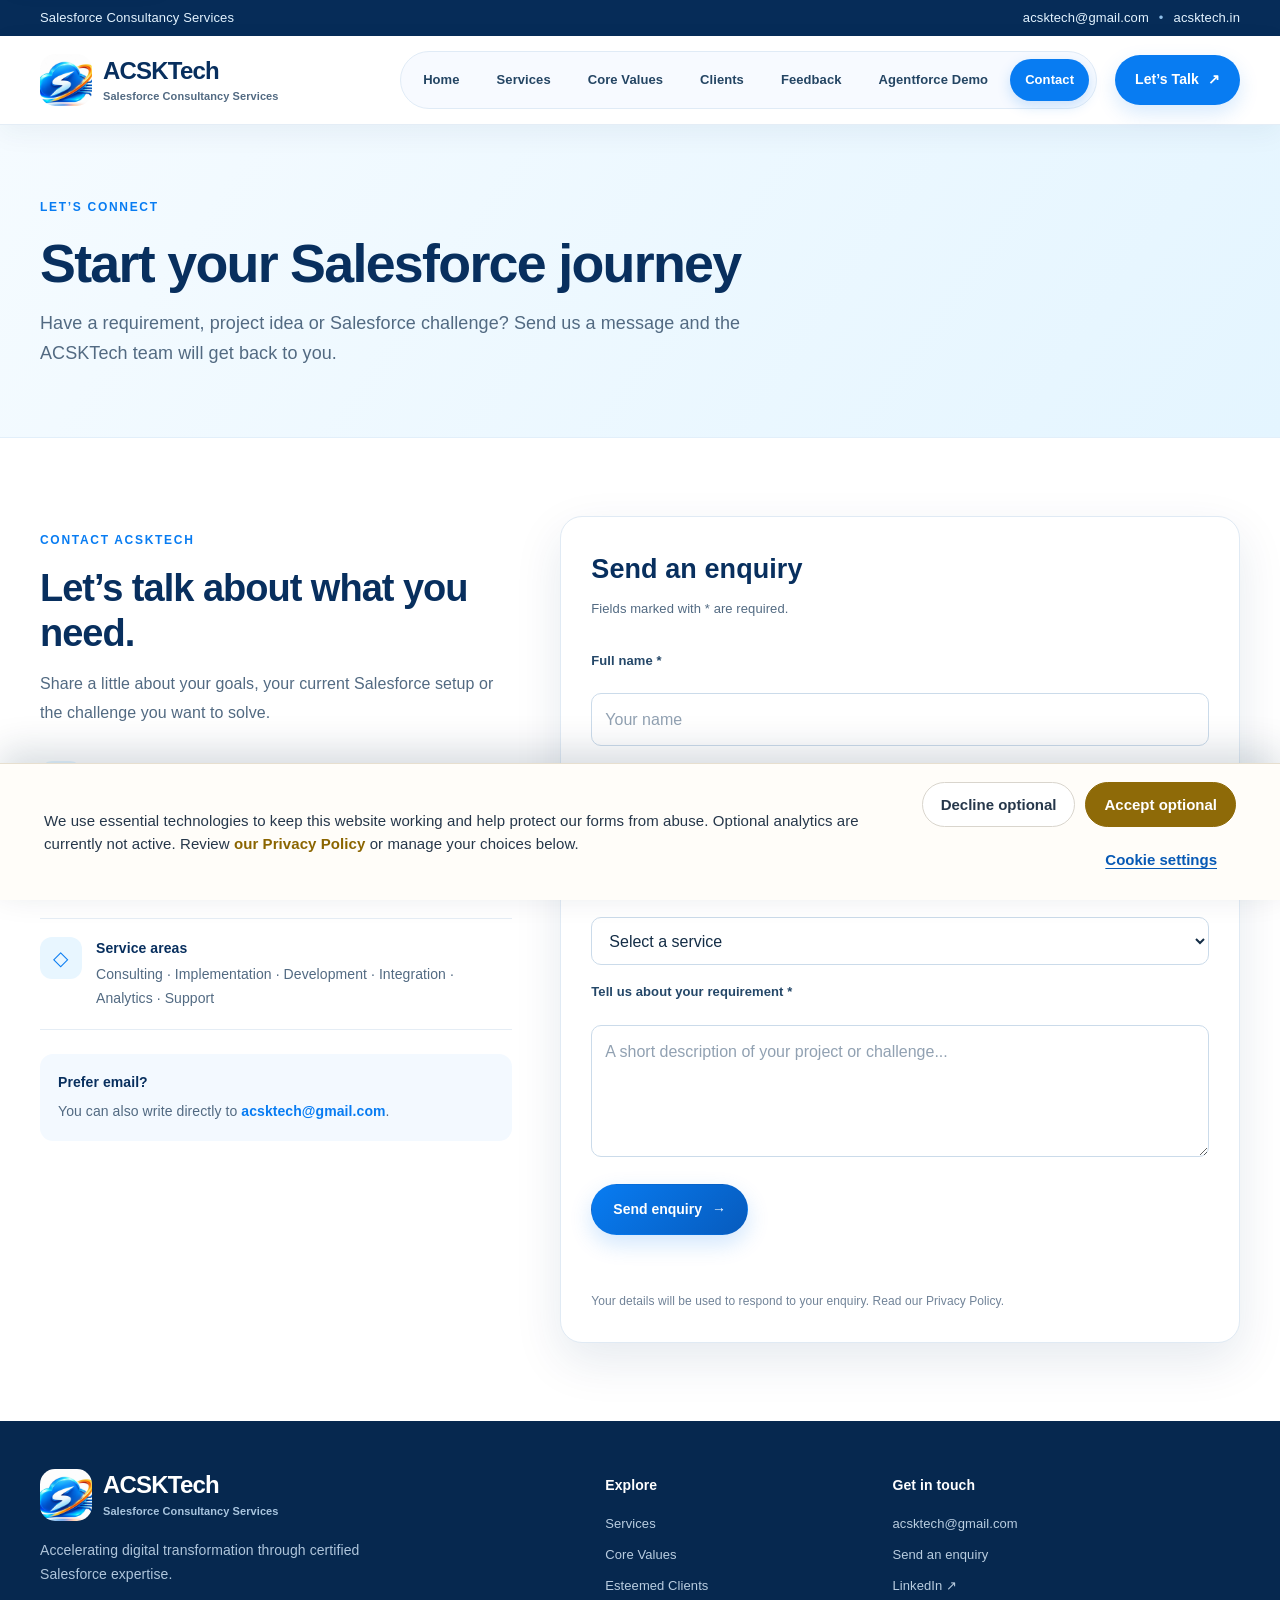
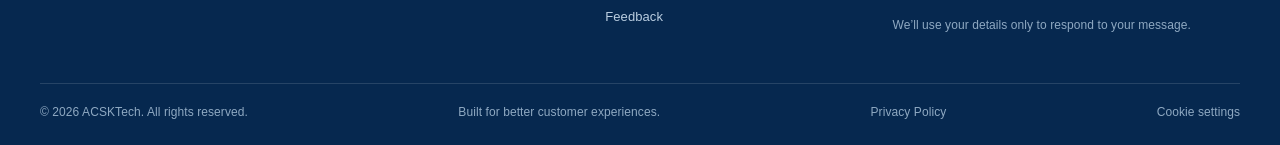
<file: contact.html>
<!doctype html>
<html lang="en"><head><meta charset="utf-8"><meta name="viewport" content="width=device-width, initial-scale=1">
<title>Contact | ACSKTech</title><meta name="description" content="Contact ACSKTech about Salesforce consulting, implementation, development and support."><meta name="theme-color" content="#073b78">
<link rel="icon" type="image/jpeg" href="acsktech-logo-mark.jpg"><link rel="stylesheet" href="styles.css"></head>
<body><a class="skip-link" href="#main">Skip to content</a>
<div class="topbar"><div class="container topbar-inner"><span>Salesforce Consultancy Services</span><span><a href="mailto:acsktech@gmail.com">acsktech@gmail.com</a><span class="dot">•</span><a href="https://acsktech.in">acsktech.in</a></span></div></div>
<header class="site-header"><div class="container nav-wrap">
<a class="brand" href="index.html" aria-label="ACSKTech home"><img src="acsktech-logo-mark.jpg" alt="" width="52" height="52"><span class="brand-copy"><strong>ACSKTech</strong><small>Salesforce Consultancy Services</small></span></a>
<button class="menu-toggle" type="button" aria-expanded="false" aria-controls="primary-nav"><span></span><span></span><span></span><b class="sr-only">Toggle navigation</b></button>
<nav id="primary-nav" class="primary-nav" aria-label="Main navigation"><a href="index.html" class="" >Home</a><a href="services.html" class="" >Services</a><a href="values.html" class="" >Core Values</a><a href="clients.html" class="" >Clients</a><a href="feedback.html" class="" >Feedback</a><a href="agentforce-demo.html" class="">Agentforce Demo</a><a href="contact.html" class="active" aria-current="page">Contact</a></nav>
<a class="header-cta" href="contact.html">Let’s Talk <span aria-hidden="true">↗</span></a>
</div></header>
<main id="main"><section class="page-hero"><div class="container narrow"><p class="eyebrow">Let’s connect</p><h1>Start your Salesforce journey</h1><p>Have a requirement, project idea or Salesforce challenge? Send us a message and the ACSKTech team will get back to you.</p></div></section><section class="section"><div class="container contact-layout"><aside class="contact-aside"><p class="eyebrow">Contact ACSKTech</p><h2>Let’s talk about what you need.</h2><p>Share a little about your goals, your current Salesforce setup or the challenge you want to solve.</p><div class="contact-detail"><span class="detail-icon">✉</span><div><strong>Email</strong><a href="mailto:acsktech@gmail.com">acsktech@gmail.com</a></div></div><div class="contact-detail"><span class="detail-icon">⌂</span><div><strong>Website</strong><a href="https://acsktech.in">acsktech.in</a></div></div><div class="contact-detail"><span class="detail-icon">◇</span><div><strong>Service areas</strong><span>Consulting · Implementation · Development · Integration · Analytics · Support</span></div></div><div class="aside-note"><strong>Prefer email?</strong><p>You can also write directly to <a href="mailto:acsktech@gmail.com">acsktech@gmail.com</a>.</p></div></aside><div class="form-panel"><h2>Send an enquiry</h2><p class="panel-intro">Fields marked with * are required.</p><form data-email-form data-form-kind="enquiry"><label for="contact-name">Full name *</label><input id="contact-name" name="name" autocomplete="name" maxlength="120" required placeholder="Your name"><label for="contact-email">Business email *</label><input id="contact-email" type="email" name="email" autocomplete="email" maxlength="254" required placeholder="you@company.com"><label for="contact-service">How can we help? *</label><select id="contact-service" name="service" required><option value="">Select a service</option><option>Salesforce Consulting</option><option>Implementation & Configuration</option><option>Customization & Development</option><option>Integration</option><option>Data & Analytics</option><option>Training</option><option>Support & Managed Services</option><option>Other</option></select><label for="contact-message">Tell us about your requirement *</label><textarea id="contact-message" name="message" maxlength="5000" required placeholder="A short description of your project or challenge..."></textarea><div class="honeypot" aria-hidden="true"><label for="contact-company">Leave blank<input id="contact-company" name="company_website" tabindex="-1" autocomplete="off"></label></div><div class="cf-turnstile" data-sitekey="0x4AAAAAAFbPPInLCFgYBDL5" data-action="contact"></div><button class="button button-primary submit-button" type="submit">Send enquiry <span aria-hidden="true">→</span></button><p class="form-status" role="status" aria-live="polite"></p><p class="form-note">Your details will be used to respond to your enquiry. Read our <a href="privacy.html">Privacy Policy</a>.</p></form></div></div></section></main>
<footer class="site-footer"><div class="container footer-grid"><div class="footer-brand"><a class="brand brand-footer" href="index.html"><img src="acsktech-logo-mark.jpg" alt="" width="46" height="46"><span class="brand-copy"><strong>ACSKTech</strong><small>Salesforce Consultancy Services</small></span></a><p>Accelerating digital transformation through certified Salesforce expertise.</p></div><div><h2>Explore</h2><ul><li><a href="services.html">Services</a></li><li><a href="values.html">Core Values</a></li><li><a href="clients.html">Esteemed Clients</a></li><li><a href="feedback.html">Feedback</a></li></ul></div><div><h2>Get in touch</h2><ul><li><a href="mailto:acsktech@gmail.com">acsktech@gmail.com</a></li><li><a href="contact.html">Send an enquiry</a></li><li><a href="https://www.linkedin.com/in/acsk-tech-501b32440/" target="_blank" rel="noopener noreferrer">LinkedIn ↗</a></li></ul><p class="footer-note">We’ll use your details only to respond to your message.</p></div></div><div class="container footer-bottom"><span>© <span data-year></span> ACSKTech. All rights reserved.</span><span>Built for better customer experiences.</span><span><a href="privacy.html">Privacy Policy</a></span></div></footer>
<script src="https://challenges.cloudflare.com/turnstile/v0/api.js" async defer></script><script src="script.js" defer></script></body></html>
</file>
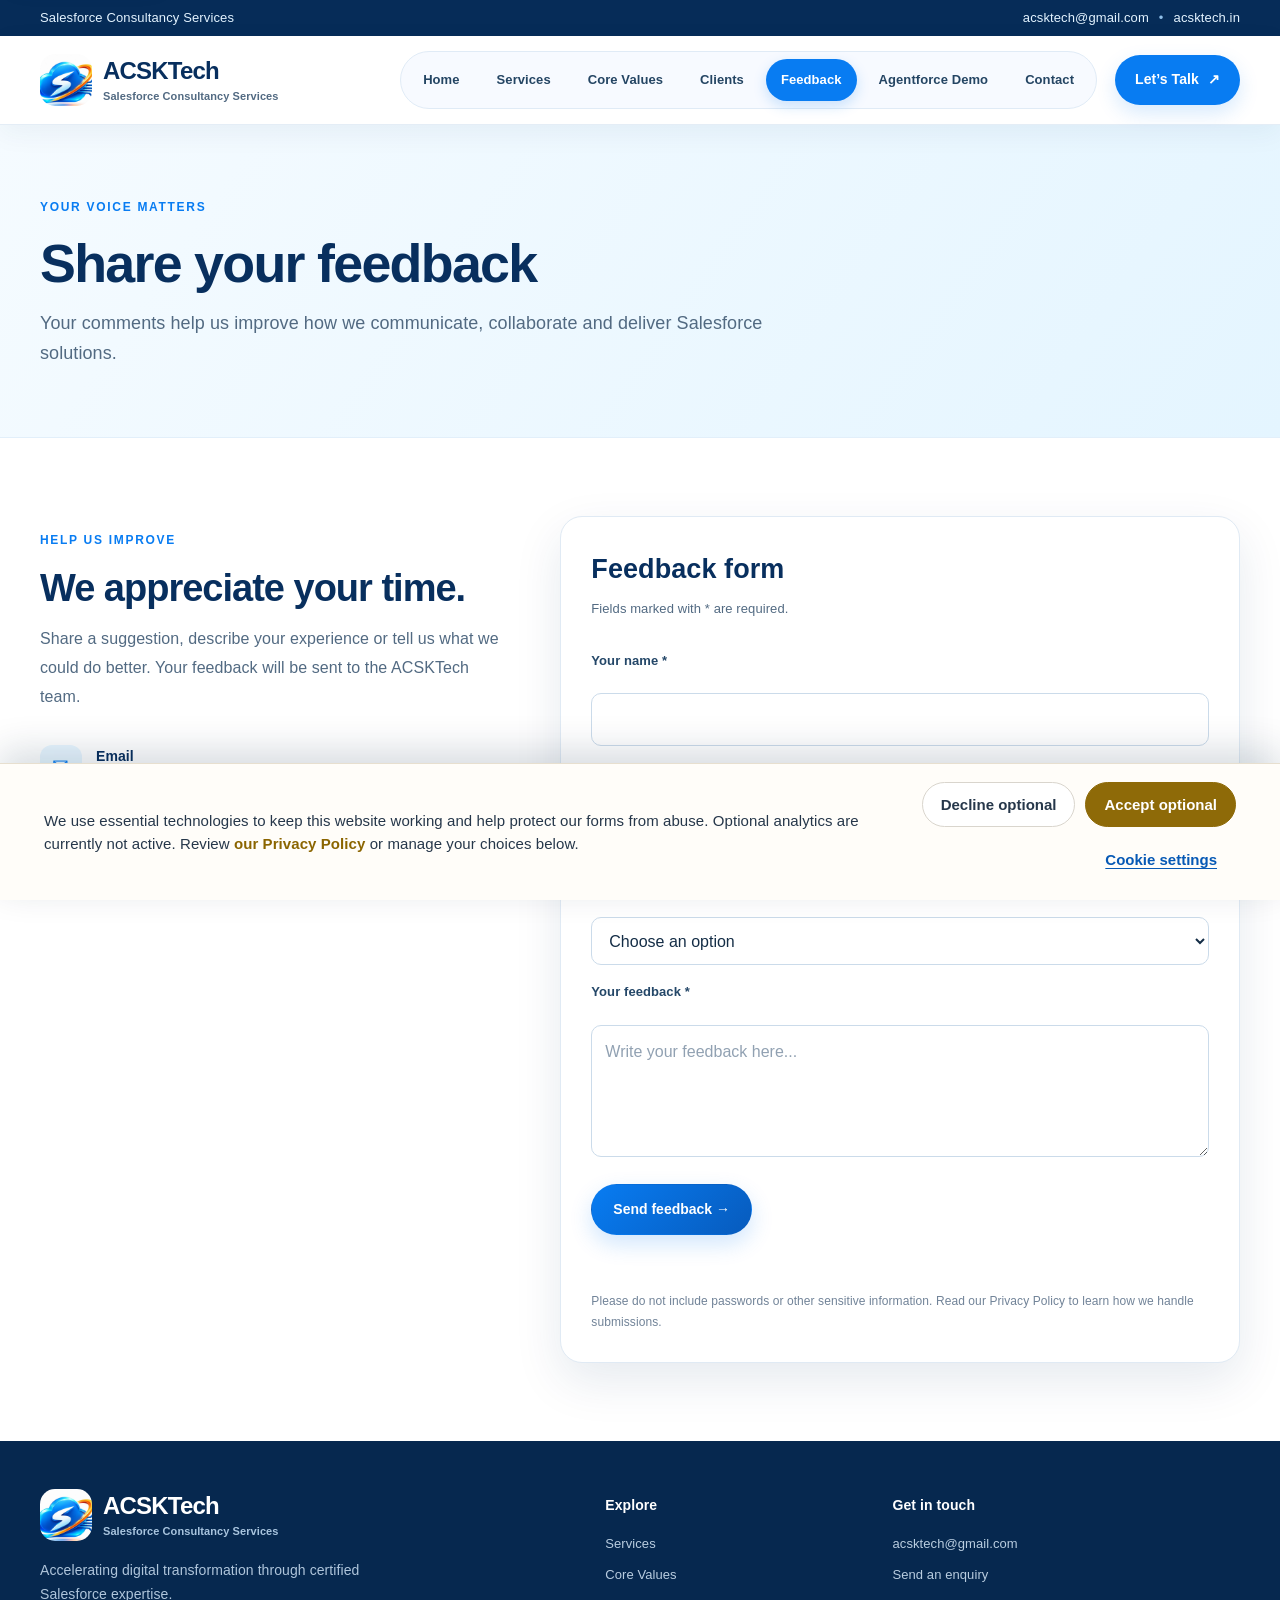
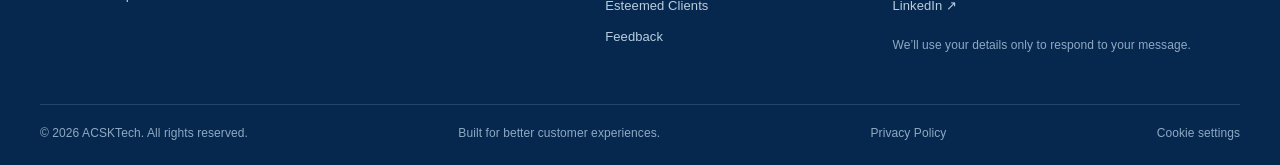
<file: feedback.html>
<!doctype html>
<html lang="en"><head><meta charset="utf-8"><meta name="viewport" content="width=device-width, initial-scale=1">
<title>Feedback | ACSKTech</title><meta name="description" content="Share feedback with the ACSKTech Salesforce consultancy team."><meta name="theme-color" content="#073b78">
<link rel="icon" type="image/jpeg" href="acsktech-logo-mark.jpg"><link rel="stylesheet" href="styles.css"></head>
<body><a class="skip-link" href="#main">Skip to content</a>
<div class="topbar"><div class="container topbar-inner"><span>Salesforce Consultancy Services</span><span><a href="mailto:acsktech@gmail.com">acsktech@gmail.com</a><span class="dot">•</span><a href="https://acsktech.in">acsktech.in</a></span></div></div>
<header class="site-header"><div class="container nav-wrap">
<a class="brand" href="index.html" aria-label="ACSKTech home"><img src="acsktech-logo-mark.jpg" alt="" width="52" height="52"><span class="brand-copy"><strong>ACSKTech</strong><small>Salesforce Consultancy Services</small></span></a>
<button class="menu-toggle" type="button" aria-expanded="false" aria-controls="primary-nav"><span></span><span></span><span></span><b class="sr-only">Toggle navigation</b></button>
<nav id="primary-nav" class="primary-nav" aria-label="Main navigation"><a href="index.html" class="" >Home</a><a href="services.html" class="" >Services</a><a href="values.html" class="" >Core Values</a><a href="clients.html" class="" >Clients</a><a href="feedback.html" class="active" aria-current="page" >Feedback</a><a href="agentforce-demo.html" class="">Agentforce Demo</a><a href="contact.html" class="" >Contact</a></nav>
<a class="header-cta" href="contact.html">Let’s Talk <span aria-hidden="true">↗</span></a>
</div></header>
<main id="main"><section class="page-hero"><div class="container narrow"><p class="eyebrow">Your voice matters</p><h1>Share your feedback</h1><p>Your comments help us improve how we communicate, collaborate and deliver Salesforce solutions.</p></div></section><section class="section"><div class="container contact-layout"><div class="contact-aside"><p class="eyebrow">Help us improve</p><h2>We appreciate your time.</h2><p>Share a suggestion, describe your experience or tell us what we could do better. Your feedback will be sent to the ACSKTech team.</p><div class="contact-detail"><span class="detail-icon">✉</span><div><strong>Email</strong><a href="mailto:acsktech@gmail.com">acsktech@gmail.com</a></div></div></div><div class="form-panel"><h2>Feedback form</h2><p class="panel-intro">Fields marked with * are required.</p><form data-email-form data-form-kind="feedback"><label for="fb-name">Your name *</label><input id="fb-name" name="name" autocomplete="name" maxlength="120" required><label for="fb-email">Email address *</label><input id="fb-email" type="email" name="email" autocomplete="email" maxlength="254" required><label for="fb-rating">How was your experience? *</label><select id="fb-rating" name="service" required><option value="">Choose an option</option><option>Excellent</option><option>Good</option><option>Average</option><option>Needs improvement</option></select><label for="fb-message">Your feedback *</label><textarea id="fb-message" name="message" maxlength="5000" required placeholder="Write your feedback here..."></textarea><div class="honeypot" aria-hidden="true"><label for="fb-company">Leave blank<input id="fb-company" name="company_website" tabindex="-1" autocomplete="off"></label></div><div class="cf-turnstile" data-sitekey="0x4AAAAAAFbPPInLCFgYBDL5" data-action="feedback"></div><button class="button button-primary" type="submit">Send feedback →</button><p class="form-status" role="status" aria-live="polite"></p><p class="form-note">Please do not include passwords or other sensitive information. Read our <a href="privacy.html">Privacy Policy</a> to learn how we handle submissions.</p></form></div></div></section></main>
<footer class="site-footer"><div class="container footer-grid"><div class="footer-brand"><a class="brand brand-footer" href="index.html"><img src="acsktech-logo-mark.jpg" alt="" width="46" height="46"><span class="brand-copy"><strong>ACSKTech</strong><small>Salesforce Consultancy Services</small></span></a><p>Accelerating digital transformation through certified Salesforce expertise.</p></div><div><h2>Explore</h2><ul><li><a href="services.html">Services</a></li><li><a href="values.html">Core Values</a></li><li><a href="clients.html">Esteemed Clients</a></li><li><a href="feedback.html">Feedback</a></li></ul></div><div><h2>Get in touch</h2><ul><li><a href="mailto:acsktech@gmail.com">acsktech@gmail.com</a></li><li><a href="contact.html">Send an enquiry</a></li><li><a href="https://www.linkedin.com/in/acsk-tech-501b32440/" target="_blank" rel="noopener noreferrer">LinkedIn ↗</a></li></ul><p class="footer-note">We’ll use your details only to respond to your message.</p></div></div><div class="container footer-bottom"><span>© <span data-year></span> ACSKTech. All rights reserved.</span><span>Built for better customer experiences.</span><span><a href="privacy.html">Privacy Policy</a></span></div></footer>
<script src="https://challenges.cloudflare.com/turnstile/v0/api.js" async defer></script><script src="script.js" defer></script></body></html>
</file>
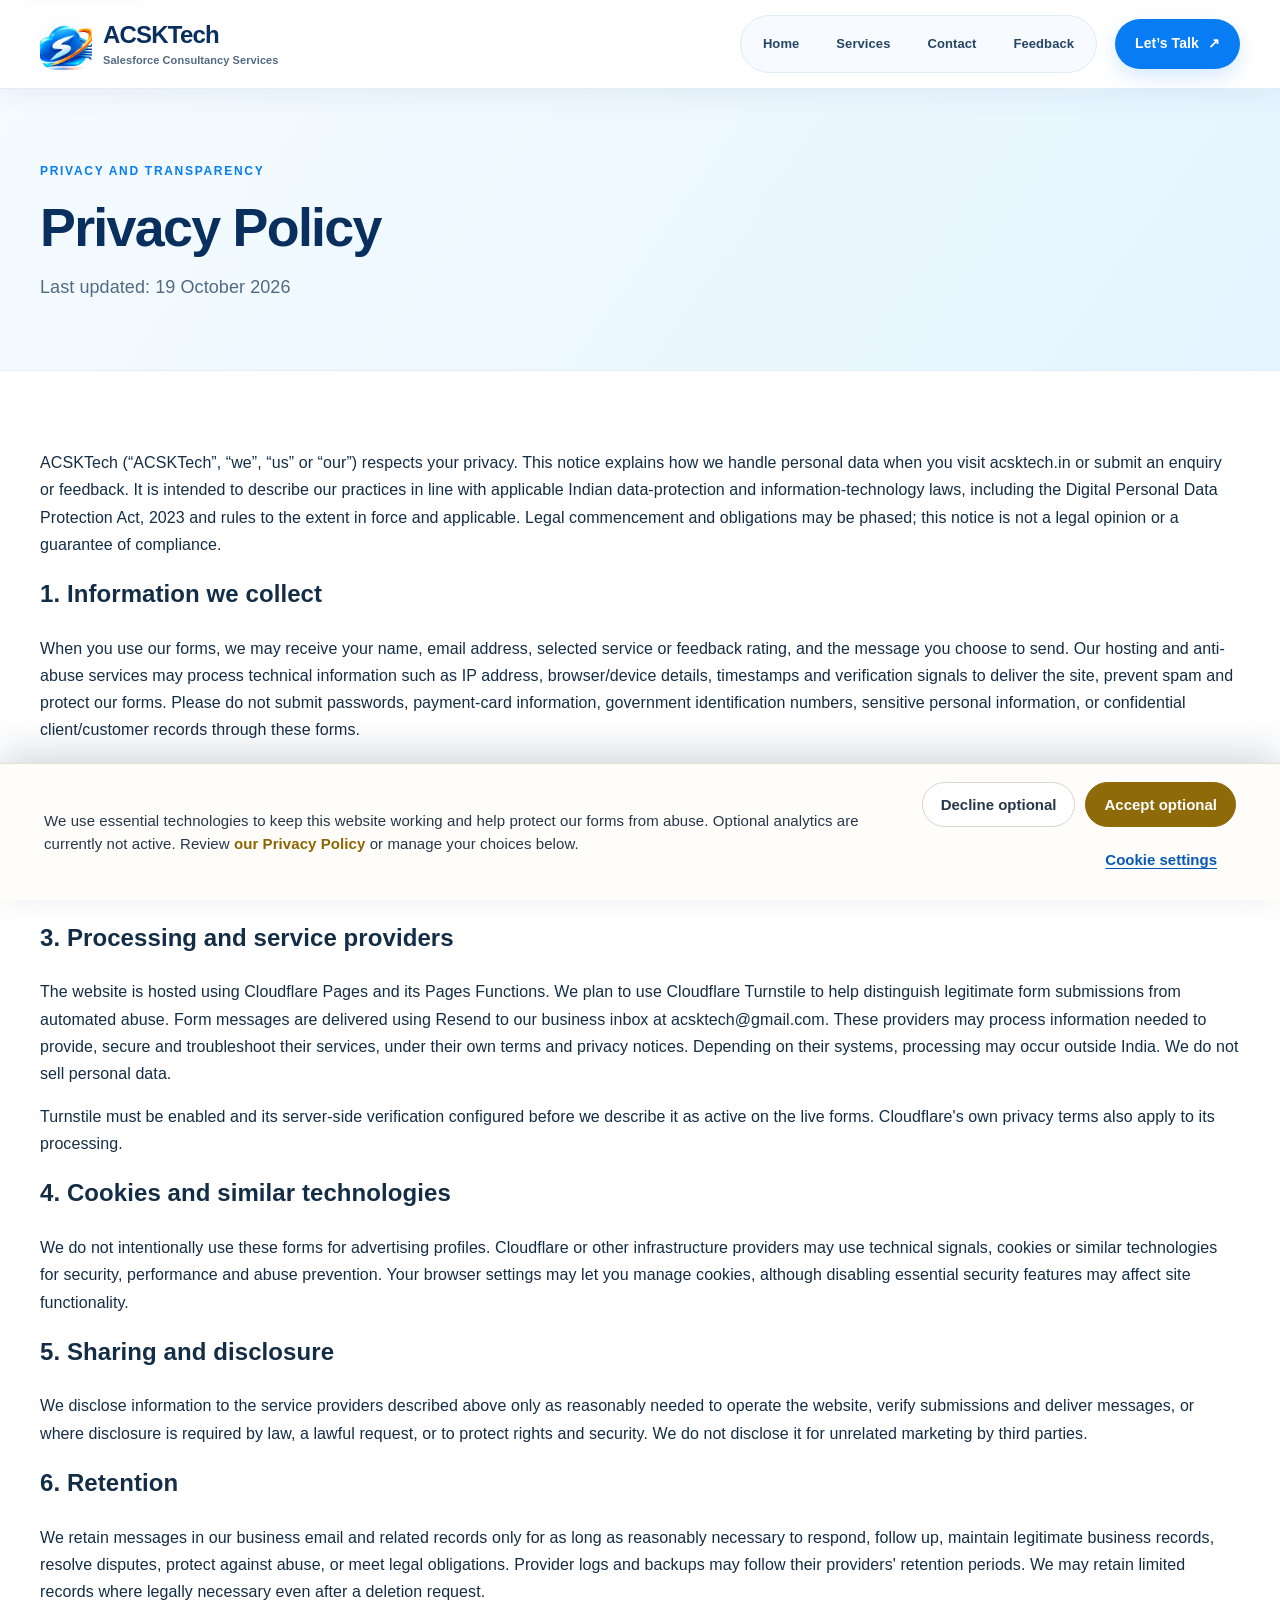
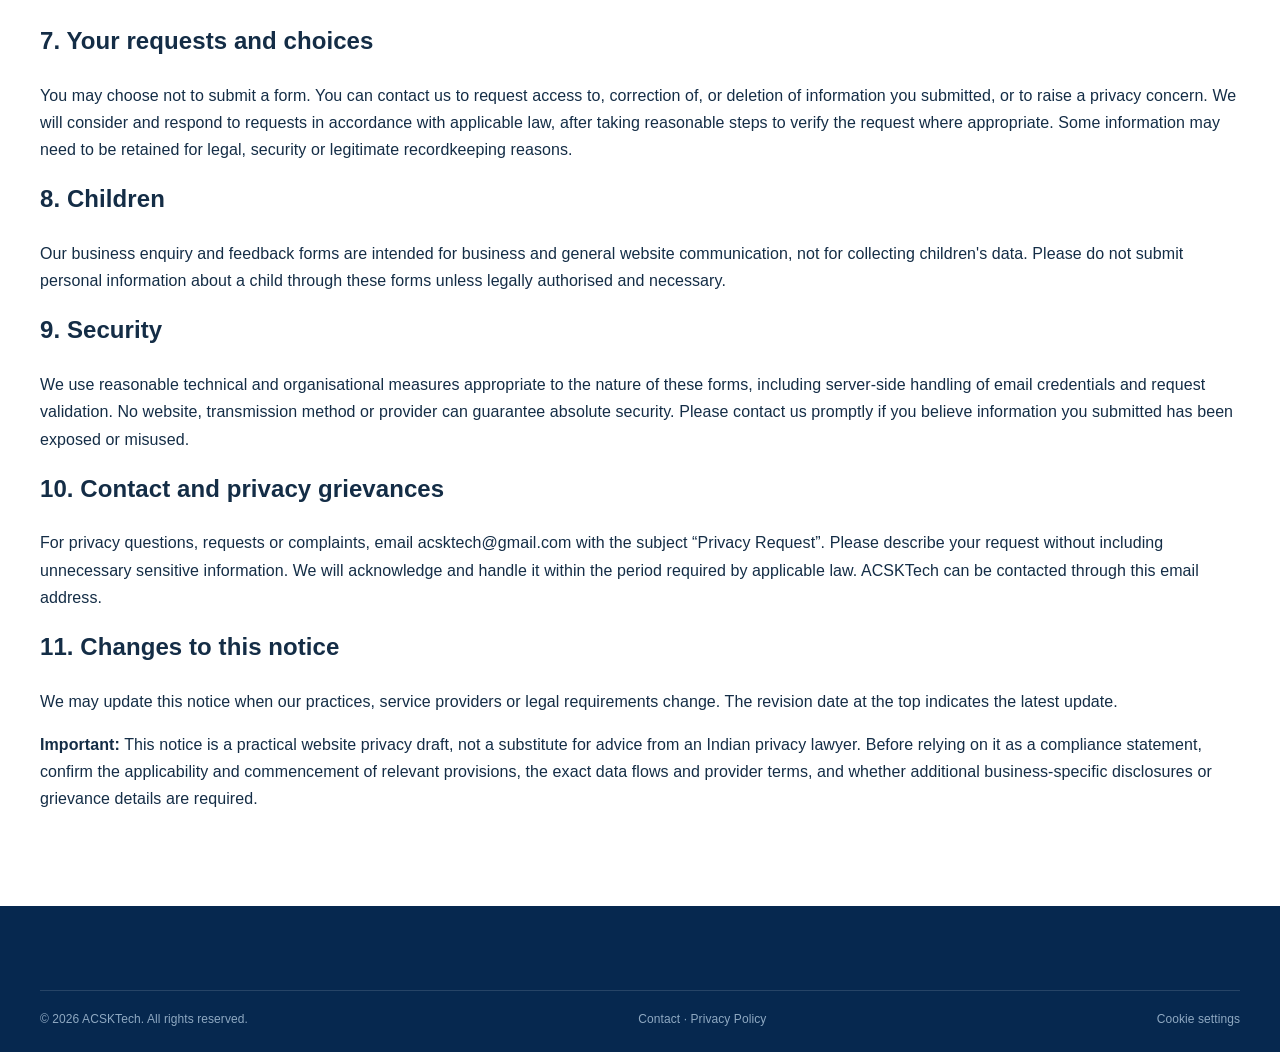
<file: privacy.html>
<!doctype html>
<html lang="en">
<head>
<meta charset="utf-8">
<meta name="viewport" content="width=device-width, initial-scale=1">
<title>Privacy Policy | ACSKTech</title>
<meta name="description" content="ACSKTech's privacy notice explaining how website enquiry and feedback information is handled.">
<meta name="theme-color" content="#073b78">
<link rel="icon" type="image/jpeg" href="acsktech-logo-mark.jpg">
<link rel="stylesheet" href="styles.css">
</head>
<body>
<a class="skip-link" href="#main">Skip to content</a>
<header class="site-header"><div class="container nav-wrap">
<a class="brand" href="index.html" aria-label="ACSKTech home"><img src="acsktech-logo-mark.jpg" alt="" width="52" height="52"><span class="brand-copy"><strong>ACSKTech</strong><small>Salesforce Consultancy Services</small></span></a>
<nav class="primary-nav" aria-label="Main navigation"><a href="index.html">Home</a><a href="services.html">Services</a><a href="contact.html">Contact</a><a href="feedback.html">Feedback</a></nav>
<a class="header-cta" href="contact.html">Let’s Talk <span aria-hidden="true">↗</span></a>
</div></header>
<main id="main">
<section class="page-hero"><div class="container narrow"><p class="eyebrow">Privacy and transparency</p><h1>Privacy Policy</h1><p>Last updated: 19 October 2026</p></div></section>
<section class="section"><div class="container narrow">
<p>ACSKTech (“ACSKTech”, “we”, “us” or “our”) respects your privacy. This notice explains how we handle personal data when you visit <a href="https://acsktech.in">acsktech.in</a> or submit an enquiry or feedback. It is intended to describe our practices in line with applicable Indian data-protection and information-technology laws, including the Digital Personal Data Protection Act, 2023 and rules to the extent in force and applicable. Legal commencement and obligations may be phased; this notice is not a legal opinion or a guarantee of compliance.</p>
<h2>1. Information we collect</h2>
<p>When you use our forms, we may receive your name, email address, selected service or feedback rating, and the message you choose to send. Our hosting and anti-abuse services may process technical information such as IP address, browser/device details, timestamps and verification signals to deliver the site, prevent spam and protect our forms. Please do not submit passwords, payment-card information, government identification numbers, sensitive personal information, or confidential client/customer records through these forms.</p>
<h2>2. Purposes and use</h2>
<p>We use form information to respond to your enquiry, review feedback, communicate about your request, protect the website from abuse, and maintain necessary business or security records. We do not use these forms to create a website user account. We do not intentionally store form submissions in a website database; messages are sent to our business inbox.</p>
<h2>3. Processing and service providers</h2>
<p>The website is hosted using Cloudflare Pages and its Pages Functions. We plan to use Cloudflare Turnstile to help distinguish legitimate form submissions from automated abuse. Form messages are delivered using Resend to our business inbox at <a href="mailto:acsktech@gmail.com">acsktech@gmail.com</a>. These providers may process information needed to provide, secure and troubleshoot their services, under their own terms and privacy notices. Depending on their systems, processing may occur outside India. We do not sell personal data.</p>
<p>Turnstile must be enabled and its server-side verification configured before we describe it as active on the live forms. Cloudflare's own privacy terms also apply to its processing.</p>
<h2>4. Cookies and similar technologies</h2>
<p>We do not intentionally use these forms for advertising profiles. Cloudflare or other infrastructure providers may use technical signals, cookies or similar technologies for security, performance and abuse prevention. Your browser settings may let you manage cookies, although disabling essential security features may affect site functionality.</p>
<h2>5. Sharing and disclosure</h2>
<p>We disclose information to the service providers described above only as reasonably needed to operate the website, verify submissions and deliver messages, or where disclosure is required by law, a lawful request, or to protect rights and security. We do not disclose it for unrelated marketing by third parties.</p>
<h2>6. Retention</h2>
<p>We retain messages in our business email and related records only for as long as reasonably necessary to respond, follow up, maintain legitimate business records, resolve disputes, protect against abuse, or meet legal obligations. Provider logs and backups may follow their providers' retention periods. We may retain limited records where legally necessary even after a deletion request.</p>
<h2>7. Your requests and choices</h2>
<p>You may choose not to submit a form. You can contact us to request access to, correction of, or deletion of information you submitted, or to raise a privacy concern. We will consider and respond to requests in accordance with applicable law, after taking reasonable steps to verify the request where appropriate. Some information may need to be retained for legal, security or legitimate recordkeeping reasons.</p>
<h2>8. Children</h2>
<p>Our business enquiry and feedback forms are intended for business and general website communication, not for collecting children's data. Please do not submit personal information about a child through these forms unless legally authorised and necessary.</p>
<h2>9. Security</h2>
<p>We use reasonable technical and organisational measures appropriate to the nature of these forms, including server-side handling of email credentials and request validation. No website, transmission method or provider can guarantee absolute security. Please contact us promptly if you believe information you submitted has been exposed or misused.</p>
<h2>10. Contact and privacy grievances</h2>
<p>For privacy questions, requests or complaints, email <a href="mailto:acsktech@gmail.com">acsktech@gmail.com</a> with the subject “Privacy Request”. Please describe your request without including unnecessary sensitive information. We will acknowledge and handle it within the period required by applicable law. ACSKTech can be contacted through this email address.</p>
<h2>11. Changes to this notice</h2>
<p>We may update this notice when our practices, service providers or legal requirements change. The revision date at the top indicates the latest update.</p>
<p><strong>Important:</strong> This notice is a practical website privacy draft, not a substitute for advice from an Indian privacy lawyer. Before relying on it as a compliance statement, confirm the applicability and commencement of relevant provisions, the exact data flows and provider terms, and whether additional business-specific disclosures or grievance details are required.</p>
</div></section>
</main>
<footer class="site-footer"><div class="container footer-bottom"><span>© <span data-year></span> ACSKTech. All rights reserved.</span><span><a href="contact.html">Contact</a> · <a href="privacy.html">Privacy Policy</a></span></div></footer>
<script src="script.js" defer></script>
</body></html>
</file>
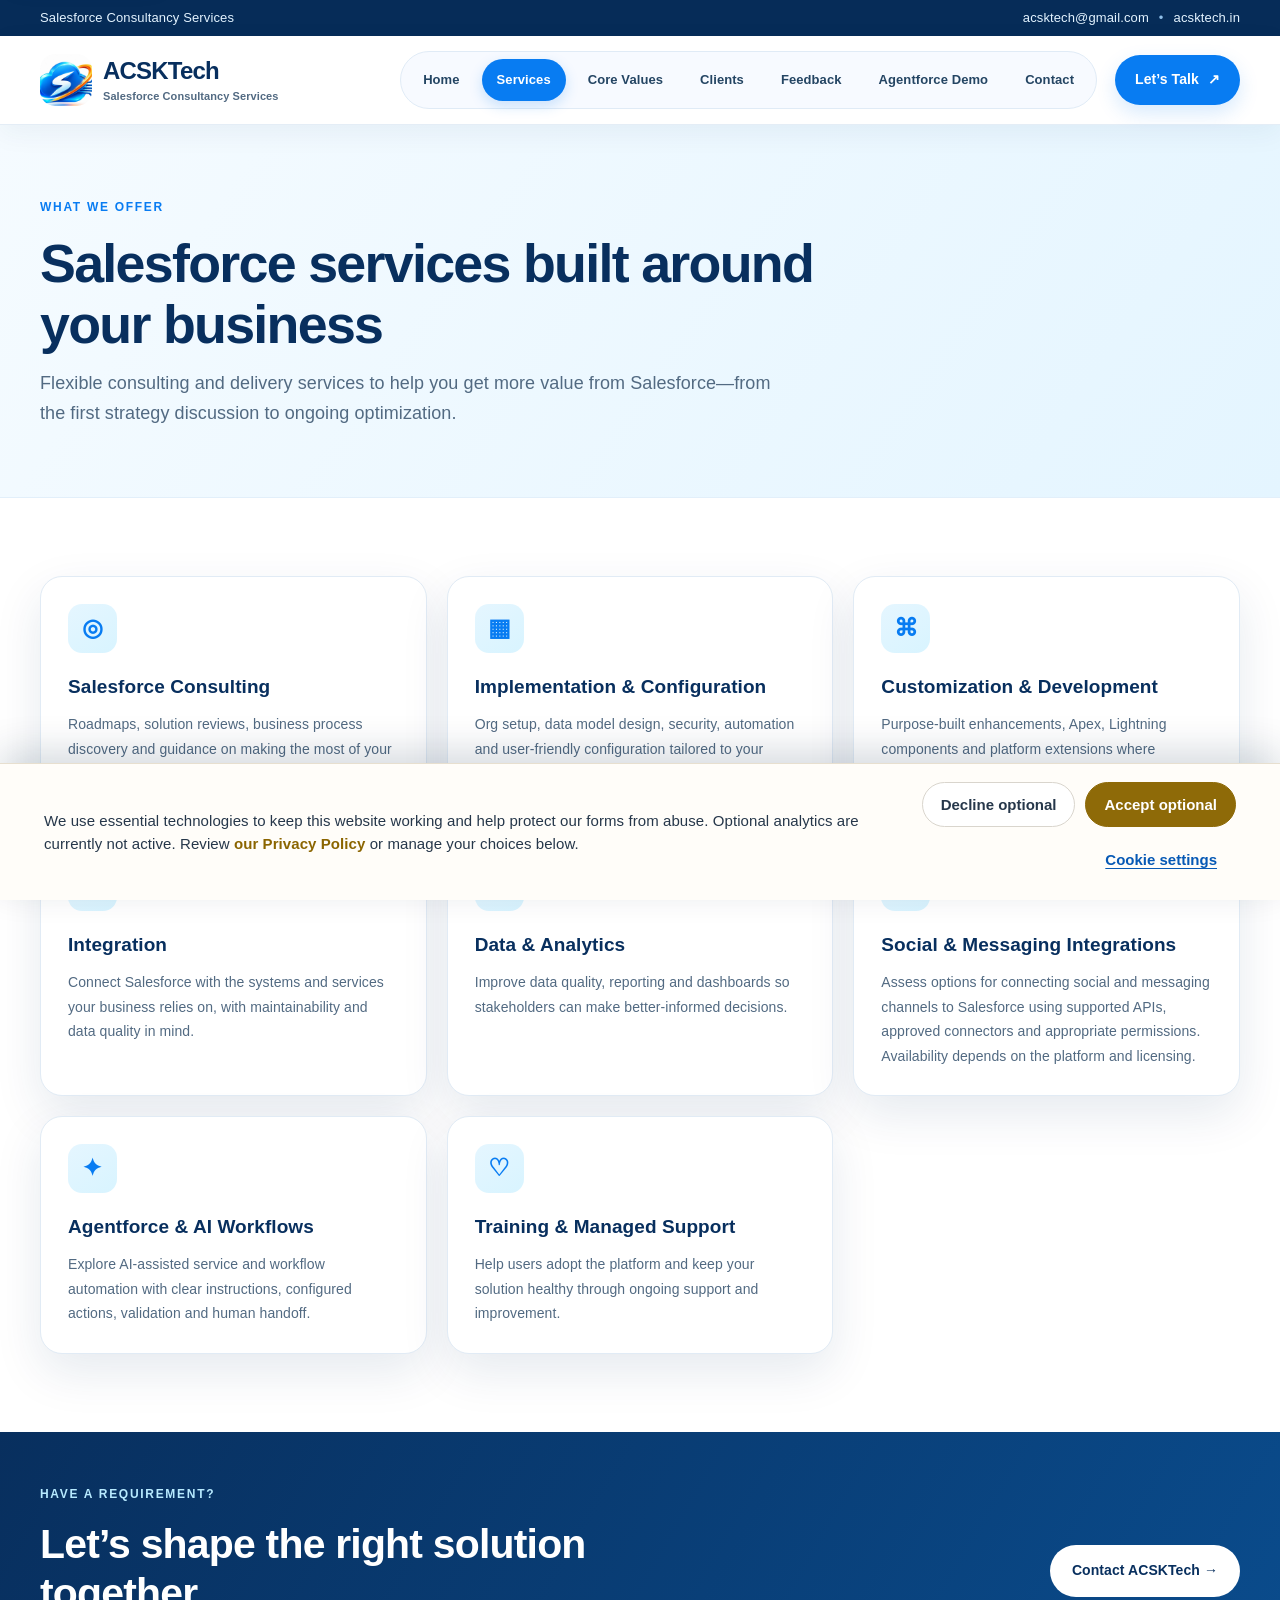
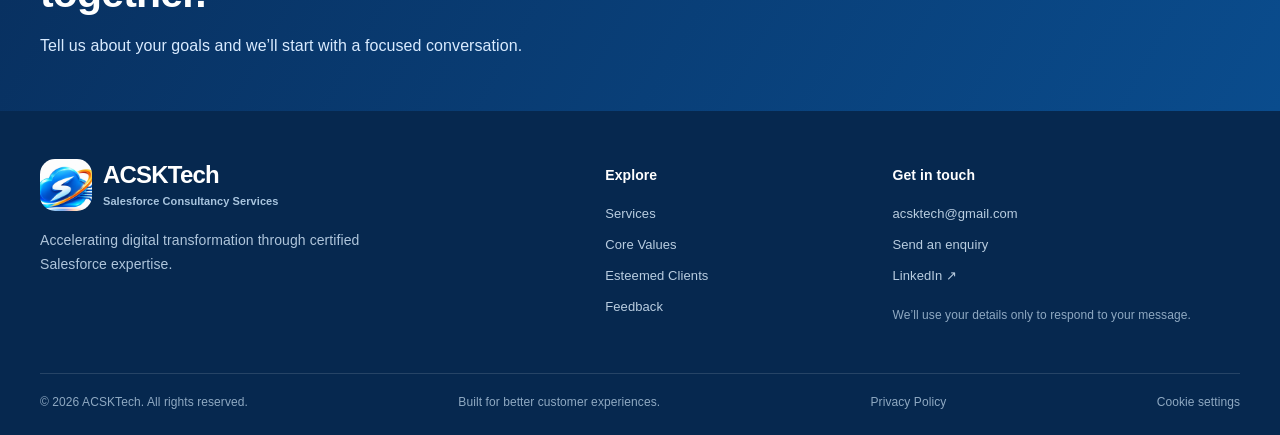
<file: services.html>
<!doctype html>
<html lang="en"><head><meta charset="utf-8"><meta name="viewport" content="width=device-width, initial-scale=1">
<title>Services | ACSKTech</title><meta name="description" content="Explore ACSKTech Salesforce consulting, implementation, development, integration, analytics, training and support."><meta name="theme-color" content="#073b78">
<link rel="icon" type="image/jpeg" href="acsktech-logo-mark.jpg"><link rel="stylesheet" href="styles.css"></head>
<body><a class="skip-link" href="#main">Skip to content</a>
<div class="topbar"><div class="container topbar-inner"><span>Salesforce Consultancy Services</span><span><a href="mailto:acsktech@gmail.com">acsktech@gmail.com</a><span class="dot">•</span><a href="https://acsktech.in">acsktech.in</a></span></div></div>
<header class="site-header"><div class="container nav-wrap">
<a class="brand" href="index.html" aria-label="ACSKTech home"><img src="acsktech-logo-mark.jpg" alt="" width="52" height="52"><span class="brand-copy"><strong>ACSKTech</strong><small>Salesforce Consultancy Services</small></span></a>
<button class="menu-toggle" type="button" aria-expanded="false" aria-controls="primary-nav"><span></span><span></span><span></span><b class="sr-only">Toggle navigation</b></button>
<nav id="primary-nav" class="primary-nav" aria-label="Main navigation"><a href="index.html" class="" >Home</a><a href="services.html" class="active" aria-current="page">Services</a><a href="values.html" class="" >Core Values</a><a href="clients.html" class="" >Clients</a><a href="feedback.html" class="" >Feedback</a><a href="agentforce-demo.html" class="">Agentforce Demo</a><a href="contact.html" class="" >Contact</a></nav>
<a class="header-cta" href="contact.html">Let’s Talk <span aria-hidden="true">↗</span></a>
</div></header>
<main id="main"><section class="page-hero"><div class="container narrow"><p class="eyebrow">What we offer</p><h1>Salesforce services built around your business</h1><p>Flexible consulting and delivery services to help you get more value from Salesforce—from the first strategy discussion to ongoing optimization.</p></div></section><section class="section"><div class="container"><div class="service-grid"><article class="service-card"><div class="feature-icon">◎</div><h2>Salesforce Consulting</h2><p>Roadmaps, solution reviews, business process discovery and guidance on making the most of your Salesforce investment.</p></article><article class="service-card"><div class="feature-icon">▦</div><h2>Implementation & Configuration</h2><p>Org setup, data model design, security, automation and user-friendly configuration tailored to your teams.</p></article><article class="service-card"><div class="feature-icon">⌘</div><h2>Customization & Development</h2><p>Purpose-built enhancements, Apex, Lightning components and platform extensions where standard features are not enough.</p></article><article class="service-card"><div class="feature-icon">⇄</div><h2>Integration</h2><p>Connect Salesforce with the systems and services your business relies on, with maintainability and data quality in mind.</p></article><article class="service-card"><div class="feature-icon">▥</div><h2>Data & Analytics</h2><p>Improve data quality, reporting and dashboards so stakeholders can make better-informed decisions.</p></article><article class="service-card"><div class="feature-icon">◎</div><h2>Social & Messaging Integrations</h2><p>Assess options for connecting social and messaging channels to Salesforce using supported APIs, approved connectors and appropriate permissions. Availability depends on the platform and licensing.</p></article><article class="service-card"><div class="feature-icon">✦</div><h2>Agentforce & AI Workflows</h2><p>Explore AI-assisted service and workflow automation with clear instructions, configured actions, validation and human handoff.</p></article><article class="service-card"><div class="feature-icon">♡</div><h2>Training & Managed Support</h2><p>Help users adopt the platform and keep your solution healthy through ongoing support and improvement.</p></article></div></div></section><section class="band"><div class="container band-inner"><div><p class="eyebrow eyebrow-light">Have a requirement?</p><h2>Let’s shape the right solution together.</h2><p>Tell us about your goals and we’ll start with a focused conversation.</p></div><a class="button button-light" href="contact.html">Contact ACSKTech →</a></div></section></main>
<footer class="site-footer"><div class="container footer-grid"><div class="footer-brand"><a class="brand brand-footer" href="index.html"><img src="acsktech-logo-mark.jpg" alt="" width="46" height="46"><span class="brand-copy"><strong>ACSKTech</strong><small>Salesforce Consultancy Services</small></span></a><p>Accelerating digital transformation through certified Salesforce expertise.</p></div><div><h2>Explore</h2><ul><li><a href="services.html">Services</a></li><li><a href="values.html">Core Values</a></li><li><a href="clients.html">Esteemed Clients</a></li><li><a href="feedback.html">Feedback</a></li></ul></div><div><h2>Get in touch</h2><ul><li><a href="mailto:acsktech@gmail.com">acsktech@gmail.com</a></li><li><a href="contact.html">Send an enquiry</a></li><li><a href="https://www.linkedin.com/in/acsk-tech-501b32440/" target="_blank" rel="noopener noreferrer">LinkedIn ↗</a></li></ul><p class="footer-note">We’ll use your details only to respond to your message.</p></div></div><div class="container footer-bottom"><span>© <span data-year></span> ACSKTech. All rights reserved.</span><span>Built for better customer experiences.</span><span><a href="privacy.html">Privacy Policy</a></span></div></footer>
<script src="script.js" defer></script></body></html>
</file>
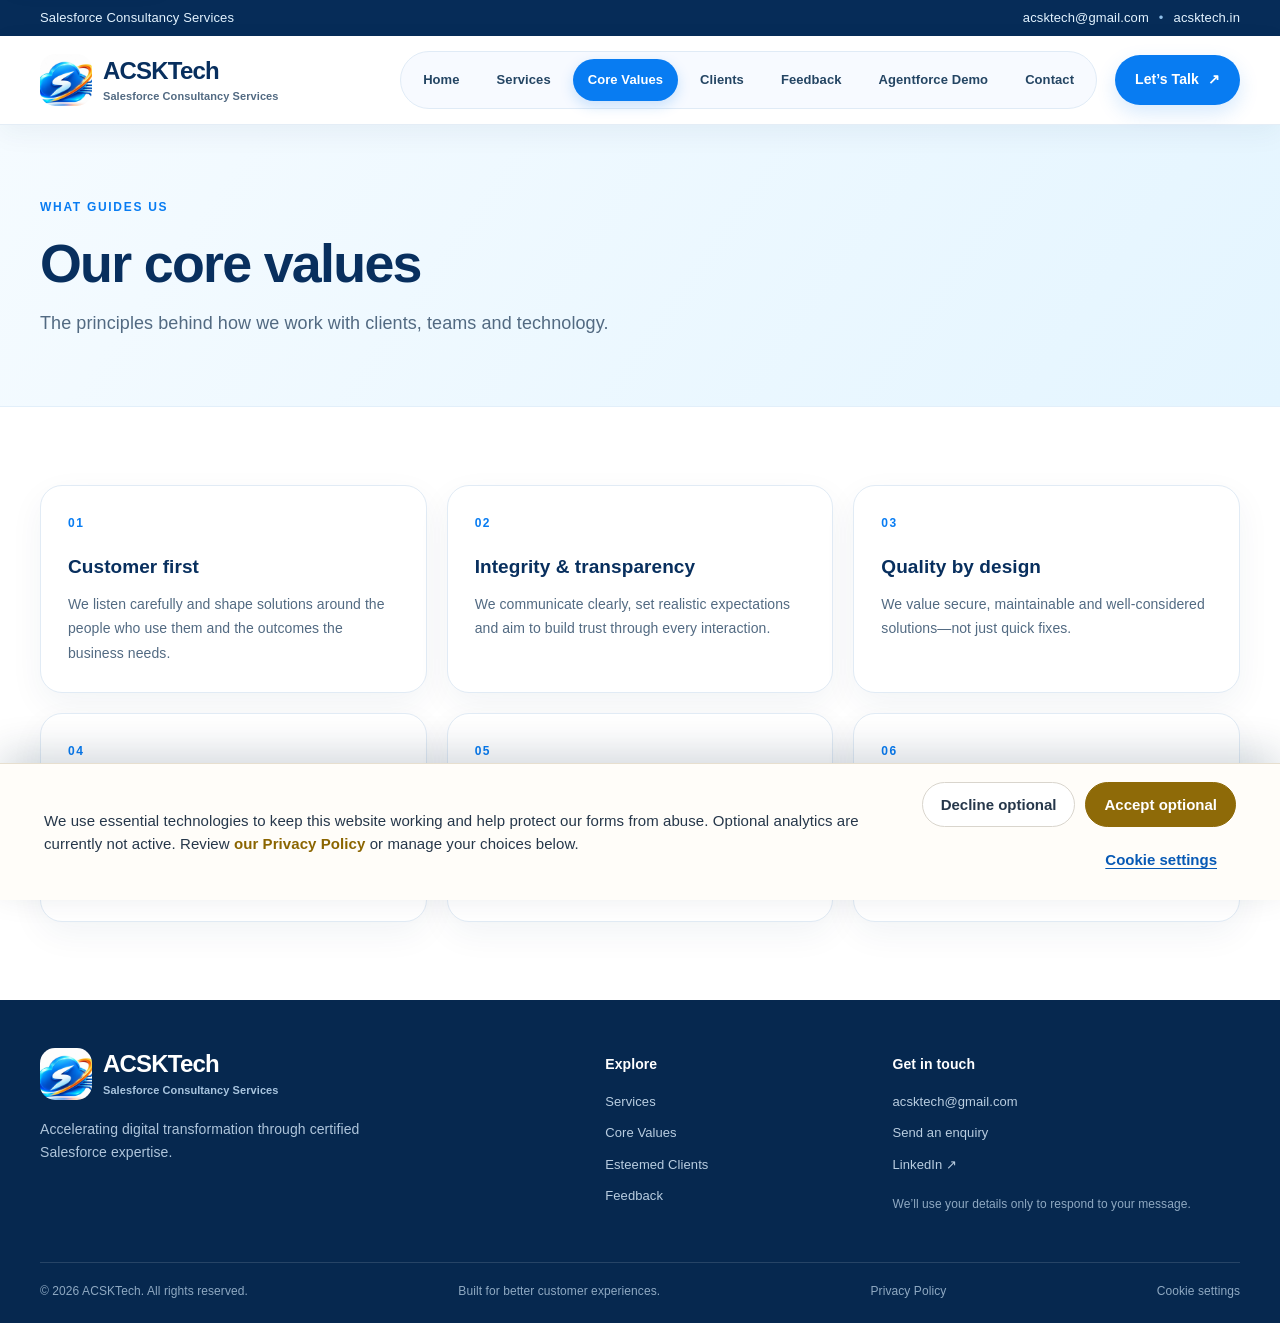
<file: values.html>
<!doctype html>
<html lang="en"><head><meta charset="utf-8"><meta name="viewport" content="width=device-width, initial-scale=1">
<title>Core Values | ACSKTech</title><meta name="description" content="The ACSKTech values: customer focus, integrity, quality, learning, collaboration and measurable value."><meta name="theme-color" content="#073b78">
<link rel="icon" type="image/jpeg" href="acsktech-logo-mark.jpg"><link rel="stylesheet" href="styles.css"></head>
<body><a class="skip-link" href="#main">Skip to content</a>
<div class="topbar"><div class="container topbar-inner"><span>Salesforce Consultancy Services</span><span><a href="mailto:acsktech@gmail.com">acsktech@gmail.com</a><span class="dot">•</span><a href="https://acsktech.in">acsktech.in</a></span></div></div>
<header class="site-header"><div class="container nav-wrap">
<a class="brand" href="index.html" aria-label="ACSKTech home"><img src="acsktech-logo-mark.jpg" alt="" width="52" height="52"><span class="brand-copy"><strong>ACSKTech</strong><small>Salesforce Consultancy Services</small></span></a>
<button class="menu-toggle" type="button" aria-expanded="false" aria-controls="primary-nav"><span></span><span></span><span></span><b class="sr-only">Toggle navigation</b></button>
<nav id="primary-nav" class="primary-nav" aria-label="Main navigation"><a href="index.html" class="" >Home</a><a href="services.html" class="" >Services</a><a href="values.html" class="active" aria-current="page">Core Values</a><a href="clients.html" class="" >Clients</a><a href="feedback.html" class="" >Feedback</a><a href="agentforce-demo.html" class="">Agentforce Demo</a><a href="contact.html" class="" >Contact</a></nav>
<a class="header-cta" href="contact.html">Let’s Talk <span aria-hidden="true">↗</span></a>
</div></header>
<main id="main"><section class="page-hero"><div class="container narrow"><p class="eyebrow">What guides us</p><h1>Our core values</h1><p>The principles behind how we work with clients, teams and technology.</p></div></section><section class="section"><div class="container"><div class="values-grid"><article class="value-card"><span class="value-number">01</span><h2>Customer first</h2><p>We listen carefully and shape solutions around the people who use them and the outcomes the business needs.</p></article><article class="value-card"><span class="value-number">02</span><h2>Integrity & transparency</h2><p>We communicate clearly, set realistic expectations and aim to build trust through every interaction.</p></article><article class="value-card"><span class="value-number">03</span><h2>Quality by design</h2><p>We value secure, maintainable and well-considered solutions—not just quick fixes.</p></article><article class="value-card"><span class="value-number">04</span><h2>Continuous learning</h2><p>We stay curious, adapt to change and look for practical ways to improve our work.</p></article><article class="value-card"><span class="value-number">05</span><h2>Collaboration</h2><p>We work alongside clients and stakeholders to share knowledge and create sustainable results.</p></article><article class="value-card"><span class="value-number">06</span><h2>Measurable value</h2><p>We focus on improvements that matter: simpler processes, better visibility and more confident teams.</p></article></div></div></section></main>
<footer class="site-footer"><div class="container footer-grid"><div class="footer-brand"><a class="brand brand-footer" href="index.html"><img src="acsktech-logo-mark.jpg" alt="" width="46" height="46"><span class="brand-copy"><strong>ACSKTech</strong><small>Salesforce Consultancy Services</small></span></a><p>Accelerating digital transformation through certified Salesforce expertise.</p></div><div><h2>Explore</h2><ul><li><a href="services.html">Services</a></li><li><a href="values.html">Core Values</a></li><li><a href="clients.html">Esteemed Clients</a></li><li><a href="feedback.html">Feedback</a></li></ul></div><div><h2>Get in touch</h2><ul><li><a href="mailto:acsktech@gmail.com">acsktech@gmail.com</a></li><li><a href="contact.html">Send an enquiry</a></li><li><a href="https://www.linkedin.com/in/acsk-tech-501b32440/" target="_blank" rel="noopener noreferrer">LinkedIn ↗</a></li></ul><p class="footer-note">We’ll use your details only to respond to your message.</p></div></div><div class="container footer-bottom"><span>© <span data-year></span> ACSKTech. All rights reserved.</span><span>Built for better customer experiences.</span><span><a href="privacy.html">Privacy Policy</a></span></div></footer>
<script src="script.js" defer></script></body></html>
</file>
<file: styles.css>
/* ACSKTech responsive site styles — designed to keep content readable at every viewport. */
:root{--navy:#08386f;--blue:#087cf2;--blue-dark:#0759b5;--cyan:#12c9e8;--orange:#ff9f2d;--ink:#142d46;--muted:#5c7186;--line:#dce8f3;--pale:#f4f9ff;--white:#fff;--shadow:0 14px 38px rgba(8,56,111,.09);--radius:20px;--max:1160px}
*{box-sizing:border-box}html{scroll-behavior:smooth;scroll-padding-top:110px}body{margin:0;font-family:Inter,"Segoe UI",Roboto,Arial,sans-serif;color:var(--ink);background:#fff;line-height:1.65;-webkit-font-smoothing:antialiased}img{display:block;max-width:100%;height:auto}a{color:inherit;text-decoration:none}a:hover{color:var(--blue)}button,input,select,textarea{font:inherit}.container{width:min(var(--max),calc(100% - 48px));margin-inline:auto}.skip-link{position:absolute;left:-999px;top:10px;background:#fff;padding:10px;z-index:100}.skip-link:focus{left:10px}.sr-only{position:absolute;width:1px;height:1px;padding:0;margin:-1px;overflow:hidden;clip:rect(0,0,0,0);white-space:nowrap;border:0}
.topbar{background:#062c58;color:#e3f3ff;font-size:13px}.topbar-inner{min-height:36px;display:flex;justify-content:space-between;align-items:center;gap:12px}.topbar a{color:#e3f3ff}.dot{padding-inline:10px;color:#8fbfe9}
.site-header{position:sticky;top:0;z-index:50;background:rgba(255,255,255,.97);border-bottom:1px solid rgba(8,56,111,.1);backdrop-filter:blur(14px)}.nav-wrap{min-height:86px;display:flex;align-items:center;gap:28px}.brand{display:flex;align-items:center;gap:11px;flex:0 0 auto;min-width:250px}.brand img{width:52px;height:52px;object-fit:cover;border-radius:13px;background:#fff}.brand-copy{display:flex;flex-direction:column;line-height:1.2}.brand-copy strong{font-size:24px;letter-spacing:-.8px;color:var(--navy);font-weight:850}.brand-copy small{font-size:11px;color:var(--muted);font-weight:650;margin-top:5px}.primary-nav{display:flex;align-items:center;justify-content:center;gap:clamp(12px,1.7vw,24px);margin-left:auto}.primary-nav a{position:relative;color:#294766;font-weight:700;font-size:14px;white-space:nowrap;padding:12px 0}.primary-nav a:hover,.primary-nav a.active{color:var(--blue)}.primary-nav a.active:after{content:"";position:absolute;left:0;right:0;bottom:3px;height:3px;border-radius:3px;background:var(--blue)}.header-cta{display:inline-flex;align-items:center;gap:9px;background:var(--blue);color:white;padding:11px 16px;border-radius:10px;font-size:14px;font-weight:750;white-space:nowrap;box-shadow:0 8px 20px rgba(8,124,242,.16)}.header-cta:hover{background:var(--blue-dark);color:white}.menu-toggle{display:none;border:1px solid var(--line);background:#fff;border-radius:10px;width:44px;height:42px;align-items:center;justify-content:center;flex-direction:column;gap:5px;cursor:pointer}.menu-toggle span{width:19px;height:2px;background:var(--navy);border-radius:2px}
.hero{position:relative;overflow:hidden;background:linear-gradient(125deg,#f7fbff 0%,#eaf6ff 54%,#dcf3ff 100%);border-bottom:1px solid #e2f0fb}.hero:before{content:"";position:absolute;width:520px;height:520px;right:-180px;top:-250px;border-radius:50%;background:rgba(18,201,232,.12)}.hero-layout{position:relative;display:grid;grid-template-columns:minmax(0,1.12fr) minmax(300px,.88fr);gap:46px;align-items:center;min-height:550px;padding-block:64px}.hero-copy{max-width:690px}.eyebrow{display:flex;align-items:center;gap:9px;margin:0 0 16px;color:var(--blue);font-size:12px;letter-spacing:1.7px;text-transform:uppercase;font-weight:850}.eyebrow-dot{width:8px;height:8px;border-radius:50%;background:var(--orange);box-shadow:0 0 0 4px rgba(255,159,45,.16)}h1,h2,h3,p{margin-top:0}.hero h1{font-size:clamp(40px,4.5vw,64px);line-height:1.08;letter-spacing:-2.4px;color:var(--navy);margin:0;max-width:760px}.hero h1 span{color:var(--blue)}.hero-lead{max-width:650px;margin:22px 0 28px;font-size:18px;line-height:1.75;color:#4d657e}.button-row{display:flex;gap:12px;flex-wrap:wrap}.button{display:inline-flex;justify-content:center;align-items:center;gap:10px;min-height:48px;padding:12px 19px;border-radius:11px;border:1px solid transparent;font-weight:800;font-size:14px;cursor:pointer;transition:transform .18s,background .18s,border-color .18s}.button:hover{transform:translateY(-2px)}.button-primary{background:linear-gradient(135deg,var(--blue),#075bbd);color:#fff;box-shadow:0 10px 22px rgba(8,124,242,.18)}.button-primary:hover{color:#fff;background:#075bbd}.button-secondary{background:#fff;border-color:#c7def4;color:var(--navy)}.button-secondary:hover{background:#f5fbff;color:var(--blue)}.trust-line{display:flex;align-items:center;gap:9px;margin-top:24px;font-size:13px;color:#58718a;font-weight:650}.trust-check{display:grid;place-items:center;width:21px;height:21px;border-radius:50%;background:#d9f8ec;color:#11744d;font-weight:900}
.hero-art{position:relative;min-height:360px;display:grid;place-items:center;isolation:isolate}.art-glow{position:absolute;width:340px;height:280px;background:radial-gradient(ellipse,rgba(18,201,232,.25),transparent 70%);filter:blur(5px)}.art-cloud{position:relative;z-index:2;width:250px;height:145px;border-radius:100px;background:linear-gradient(145deg,#13d5ed 0%,#087cf2 72%);box-shadow:0 28px 52px rgba(8,124,242,.24);transform:rotate(-5deg);display:grid;place-items:center}.art-cloud:before,.art-cloud:after{content:"";position:absolute;background:linear-gradient(145deg,#13d5ed,#087cf2);border-radius:50%;z-index:-1}.art-cloud:before{width:130px;height:130px;left:36px;top:-55px}.art-cloud:after{width:150px;height:150px;right:26px;top:-72px}.art-cloud span{font-size:78px;color:#fff;font-weight:900;line-height:1;text-shadow:0 4px 0 rgba(0,54,127,.15)}.art-orbit{position:absolute;z-index:3;width:330px;height:118px;border:4px solid var(--orange);border-left-color:transparent;border-right-color:transparent;border-radius:50%;transform:rotate(-18deg)}.orbit-two{width:390px;height:190px;border-color:rgba(8,124,242,.24);border-left-color:transparent;border-right-color:transparent;transform:rotate(25deg)}.art-node{position:absolute;z-index:4;width:18px;height:18px;border:5px solid #fff;border-radius:50%;background:var(--orange);box-shadow:0 0 0 4px rgba(255,159,45,.2)}.node-one{right:8%;top:24%}.node-two{left:7%;bottom:26%;background:var(--cyan);box-shadow:0 0 0 4px rgba(18,201,232,.2)}.node-three{right:15%;bottom:18%;background:var(--blue);box-shadow:0 0 0 4px rgba(8,124,242,.2)}.art-label{position:absolute;z-index:5;background:rgba(255,255,255,.9);border:1px solid rgba(8,56,111,.08);border-radius:10px;padding:9px 13px;box-shadow:var(--shadow);font-size:12px;font-weight:800;color:#285477}.label-one{top:12%;left:1%}.label-two{bottom:9%;right:0}
.section{padding:82px 0}.section-soft{background:#f5f9fe}.section-heading{max-width:760px;margin-bottom:36px}.section-heading.centered{text-align:center;margin-inline:auto}.section-heading.centered .eyebrow{justify-content:center}.section-heading h2,.band h2{font-size:clamp(29px,3.2vw,42px);line-height:1.18;letter-spacing:-1.2px;color:var(--navy);margin-bottom:13px}.section-heading>p:last-child{color:var(--muted);max-width:720px;margin-inline:auto}.feature-grid{display:grid;grid-template-columns:repeat(3,minmax(0,1fr));gap:20px}.feature-card,.service-card,.value-card{background:#fff;border:1px solid #e1ebf5;border-radius:var(--radius);padding:27px;box-shadow:var(--shadow)}.feature-icon{display:grid;place-items:center;width:49px;height:49px;border-radius:14px;background:linear-gradient(145deg,#e5f6ff,#d8f4ff);color:var(--blue);font-size:24px;font-weight:800;margin-bottom:18px}.feature-card h3,.service-card h2,.value-card h2{font-size:19px;color:var(--navy);margin-bottom:9px}.feature-card p,.service-card p,.value-card p{font-size:14px;line-height:1.75;color:var(--muted);margin-bottom:0}.band{background:linear-gradient(120deg,#062d5c,#0874dc);color:#fff;padding:52px 0}.band-inner{display:flex;align-items:center;justify-content:space-between;gap:36px}.band h2{color:#fff;max-width:720px}.band p:not(.eyebrow){color:#d9ebff;max-width:690px;margin-bottom:0}.eyebrow-light{color:#b7eaff}.button-light{background:#fff;color:var(--navy);flex:0 0 auto}.button-light:hover{color:var(--blue);background:#f1f8ff}.steps-grid{display:grid;grid-template-columns:repeat(4,minmax(0,1fr));gap:24px}.step{padding:8px 0}.step>span{display:grid;place-items:center;width:43px;height:43px;border-radius:13px;background:#e3f3ff;color:var(--blue);font-weight:900;margin-bottom:18px}.step h3{font-size:18px;color:var(--navy);margin-bottom:7px}.step p{font-size:14px;color:var(--muted);margin-bottom:0}
.page-hero{padding:72px 0 68px;background:linear-gradient(125deg,#f5fbff,#e4f5ff);border-bottom:1px solid #e2effa}.narrow{max-width:var(--max)}.page-hero h1{font-size:clamp(36px,4.2vw,54px);line-height:1.12;letter-spacing:-1.7px;color:var(--navy);max-width:850px;margin:0 0 14px}.page-hero p:not(.eyebrow){font-size:18px;color:var(--muted);max-width:760px;margin-bottom:0}.service-grid,.values-grid{display:grid;grid-template-columns:repeat(3,minmax(0,1fr));gap:20px}.service-card{min-height:220px}.service-card h2{font-size:19px}.values-grid{grid-template-columns:repeat(3,minmax(0,1fr))}.value-number{display:block;color:var(--blue);font-weight:900;font-size:12px;letter-spacing:1.5px;margin-bottom:17px}.content-panel{max-width:740px;margin:0 auto;padding:42px;border:1px solid var(--line);border-radius:var(--radius);box-shadow:var(--shadow);text-align:center}.content-panel .feature-icon{margin-inline:auto}.content-panel h2{font-size:27px;color:var(--navy)}.content-panel p{color:var(--muted);max-width:580px;margin:0 auto 25px}
.contact-layout{display:grid;grid-template-columns:minmax(0,.82fr) minmax(0,1.18fr);gap:48px;align-items:start}.contact-aside{padding:14px 0}.contact-aside h2{font-size:clamp(28px,3vw,38px);line-height:1.18;letter-spacing:-1px;color:var(--navy);margin-bottom:14px}.contact-aside>p:not(.eyebrow){color:var(--muted);line-height:1.8}.contact-detail{display:flex;align-items:flex-start;gap:14px;padding:18px 0;border-bottom:1px solid #e5edf5}.detail-icon{display:grid;place-items:center;flex:0 0 42px;height:42px;border-radius:12px;background:#e8f6ff;color:var(--blue);font-size:20px}.contact-detail strong,.contact-detail a,.contact-detail span:not(.detail-icon){display:block}.contact-detail strong{font-size:14px;color:var(--navy);margin:0 0 3px}.contact-detail div>a,.contact-detail div>span{font-size:14px;color:var(--muted);overflow-wrap:anywhere}.aside-note{margin-top:24px;background:#f3f9ff;border-radius:13px;padding:17px 18px;font-size:14px}.aside-note strong{color:var(--navy)}.aside-note p{margin:5px 0 0;color:var(--muted)}.aside-note a{color:var(--blue);font-weight:750}.form-panel{padding:30px;background:#fff;border:1px solid #e0eaf4;border-radius:var(--radius);box-shadow:var(--shadow)}.form-panel h2{font-size:27px;color:var(--navy);margin:0 0 5px}.panel-intro{color:var(--muted);font-size:13px;margin-bottom:23px}.form-panel form{display:grid;gap:9px}.form-panel label{font-size:13px;font-weight:750;color:#244768;margin-top:7px}.form-panel input,.form-panel textarea,.form-panel select{display:block;width:100%;margin-top:6px;border:1px solid #cbdbea;border-radius:10px;padding:12px 13px;background:#fff;color:var(--ink);outline:none;transition:border-color .15s,box-shadow .15s}.form-panel input:focus,.form-panel textarea:focus,.form-panel select:focus{border-color:var(--blue);box-shadow:0 0 0 3px rgba(8,124,242,.12)}.form-panel textarea{min-height:132px;resize:vertical}.form-panel input::placeholder,.form-panel textarea::placeholder{color:#91a1b2}.form-panel .button{margin-top:9px;justify-self:start}.form-status{min-height:1.4em;margin:4px 0 0;font-size:13px;font-weight:700;color:var(--muted)}.form-status.success{color:#137547}.form-status.error{color:#b42318}.form-note{font-size:12px;color:#718398;margin:0}.honeypot{position:absolute!important;left:-10000px!important;top:auto!important;width:1px!important;height:1px!important;overflow:hidden!important}.submit-button:disabled{opacity:.65;cursor:wait;transform:none}
.site-footer{background:#061f40;color:#d4e5f6;padding:48px 0 22px}.footer-grid{display:grid;grid-template-columns:1.5fr .7fr 1fr;gap:44px}.brand-footer{min-width:0}.brand-footer .brand-copy strong{color:#fff}.brand-footer .brand-copy small{color:#a9c5df}.footer-brand>p{max-width:370px;margin:18px 0 0;color:#afc5db;font-size:14px}.site-footer h2{font-size:14px;color:#fff;margin:5px 0 15px}.site-footer ul{list-style:none;margin:0;padding:0;display:grid;gap:9px}.site-footer li,.site-footer li a{font-size:13px;color:#b9cde0}.site-footer li a:hover{color:#fff}.footer-note{font-size:12px;color:#8fa9c2;max-width:300px;margin-top:18px}.footer-bottom{display:flex;justify-content:space-between;gap:15px;border-top:1px solid rgba(255,255,255,.13);margin-top:36px;padding-top:18px;color:#8fa9c2;font-size:12px}
@media(max-width:1080px){.brand{min-width:220px}.brand-copy strong{font-size:22px}.nav-wrap{gap:18px}.primary-nav{gap:13px}.primary-nav a{font-size:13px}.header-cta{padding:10px 12px}.hero-layout{gap:25px}.art-label{font-size:11px}}
@media(max-width:900px){.container{width:min(var(--max),calc(100% - 36px))}.nav-wrap{min-height:76px;flex-wrap:wrap;justify-content:space-between;gap:12px}.brand{min-width:0}.brand img{width:46px;height:46px}.brand-copy strong{font-size:21px}.menu-toggle{display:flex;margin-left:auto}.header-cta{display:none}.primary-nav{display:none;order:5;flex:0 0 100%;width:100%;margin:0;padding:7px 0 15px;align-items:stretch;gap:2px;flex-direction:column}.primary-nav.is-open{display:flex}.primary-nav a{padding:11px 12px;border-radius:8px;font-size:14px}.primary-nav a.active:after{display:none}.primary-nav a.active{background:#eef7ff}.hero-layout{grid-template-columns:minmax(0,1fr) minmax(250px,.8fr);min-height:490px;padding-block:54px}.hero h1{font-size:clamp(38px,5.4vw,54px)}.hero-art{min-height:290px;transform:scale(.92)}.feature-grid,.service-grid,.values-grid{grid-template-columns:repeat(2,minmax(0,1fr))}.steps-grid{grid-template-columns:repeat(2,minmax(0,1fr))}.contact-layout{grid-template-columns:1fr;gap:26px}.contact-aside{padding:0}.contact-detail{max-width:550px}.form-panel{max-width:760px;width:100%}}
@media(max-width:620px){.container{width:calc(100% - 32px)}.topbar-inner{min-height:34px;justify-content:center;text-align:center}.topbar-inner>span:first-child{display:none}.topbar-inner>span:last-child{font-size:12px}.nav-wrap{min-height:70px}.brand img{width:42px;height:42px}.brand-copy strong{font-size:20px}.brand-copy small{font-size:10px}.hero-layout{grid-template-columns:1fr;gap:8px;padding-block:48px 36px}.hero h1{font-size:clamp(38px,10vw,50px);letter-spacing:-1.7px}.hero-lead{font-size:16px;margin:18px 0 23px}.hero-art{min-height:240px;transform:scale(.78);margin:-2px 0 -18px}.trust-line{align-items:flex-start;font-size:12px}.section{padding:60px 0}.section-heading{margin-bottom:28px}.section-heading h2,.band h2{font-size:30px}.feature-grid,.service-grid,.values-grid,.steps-grid{grid-template-columns:1fr}.feature-card,.service-card,.value-card{padding:23px}.band{padding:40px 0}.band-inner{align-items:flex-start;flex-direction:column;gap:22px}.page-hero{padding:52px 0}.page-hero h1{font-size:clamp(34px,9vw,44px)}.page-hero p:not(.eyebrow){font-size:16px}.content-panel{padding:28px 22px}.form-panel{padding:23px 18px}.form-panel h2{font-size:24px}.footer-grid{grid-template-columns:1fr;gap:28px}.footer-bottom{flex-direction:column;gap:5px;margin-top:28px}.button-row .button{width:100%}}
@media(prefers-reduced-motion:reduce){*,*::before,*::after{scroll-behavior:auto!important;transition:none!important}}

/* Portfolio showcase */
.portfolio-section{background:linear-gradient(180deg,#fff 0%,#f4f9ff 100%)}.portfolio-card{max-width:900px;margin:0 auto;padding:clamp(24px,4vw,42px);border:1px solid #dce8f3;border-radius:22px;background:#fff;box-shadow:0 14px 38px rgba(8,56,111,.09)}.portfolio-card-top{display:flex;justify-content:space-between;align-items:center;gap:12px;flex-wrap:wrap;margin-bottom:20px}.portfolio-tag,.portfolio-status{display:inline-flex;align-items:center;padding:6px 11px;border-radius:999px;font-size:12px;font-weight:800}.portfolio-tag{background:#e8f3ff;color:#0759b5}.portfolio-status{background:#e5f9f3;color:#11744d}.portfolio-card h3{font-size:clamp(25px,3vw,34px);line-height:1.2;color:var(--navy);margin:0 0 14px;letter-spacing:-.7px}.portfolio-card>p{color:var(--muted)}.portfolio-points{padding-left:22px;margin:20px 0;color:#294766}.portfolio-points li{margin:8px 0;padding-left:4px}.portfolio-disclaimer{border-left:3px solid var(--orange);background:#fff8ee;padding:12px 15px;border-radius:0 9px 9px 0;font-size:13px;margin:22px 0}.portfolio-card .button-row{margin-top:20px}

/* Embedded portfolio video */
.portfolio-video-wrap{margin-top:24px}.portfolio-video{display:block;width:100%;max-height:620px;aspect-ratio:16/9;background:#071b34;border:1px solid #dce8f3;border-radius:16px;object-fit:contain}.portfolio-video-note{margin:10px 2px 0;font-size:13px;color:var(--muted)}


/* ACSKTech visual refinement + accessibility layer */
:root{--navy:#082f5e;--blue:#087cf2;--blue-dark:#0759b5;--cyan:#12c9e8;--orange:#ff9f2d;--ink:#142d46;--muted:#526a82;--line:#d6e5f3;--pale:#f3f8fe;--white:#fff;--shadow:0 18px 48px rgba(8,47,94,.10);--radius:22px;--max:1200px;--focus:#ff9f2d}
html{scroll-padding-top:120px}
body{font-size:16px;line-height:1.7;letter-spacing:.005em}
::selection{background:#cce8ff;color:#082f5e}
a,button,input,select,textarea{touch-action:manipulation}
a{ text-underline-offset:3px}
a:focus-visible,button:focus-visible,input:focus-visible,select:focus-visible,textarea:focus-visible,video:focus-visible,[tabindex]:focus-visible{outline:3px solid var(--focus)!important;outline-offset:4px!important;box-shadow:0 0 0 2px #fff!important}
.topbar{font-size:13px;letter-spacing:.01em}
.site-header{box-shadow:0 8px 26px rgba(8,47,94,.055);border-bottom:1px solid #e4edf6}
.nav-wrap{gap:18px;min-height:88px}
.brand{min-width:220px}
.brand img{border-radius:15px}
.primary-nav{gap:7px;padding:7px;border:1px solid #e0ebf6;border-radius:999px;background:#f7faff}
.primary-nav a,.primary-nav a.active{display:inline-flex;align-items:center;justify-content:center;min-height:42px;padding:9px 15px;border-radius:999px;font-size:13px;font-weight:750;transition:background .18s ease,color .18s ease,transform .18s ease}
.primary-nav a:after,.primary-nav a.active:after{display:none}
.primary-nav a{color:#244563}
.primary-nav a:hover{background:#e7f3ff;color:#0759b5}
.primary-nav a.active{background:#087cf2;color:#fff;box-shadow:0 5px 14px rgba(8,124,242,.20)}
.primary-nav a.active:hover{background:#0759b5;color:#fff}
.header-cta{border-radius:999px;padding:13px 20px;min-height:46px}
.button{border-radius:999px;min-height:50px;padding:13px 21px}
.button-primary{box-shadow:0 9px 22px rgba(8,124,242,.19)}
.hero{background:linear-gradient(130deg,#f8fbff 0%,#e9f5ff 60%,#fff5e9 100%)}
.hero-layout{padding-block:76px;gap:56px}
.hero h1{letter-spacing:-2px;line-height:1.12}
.section{padding-block:78px}
.section-heading h2,.band h2{letter-spacing:-.8px;line-height:1.2}
.feature-card,.portfolio-card,.step,.usecase-card,.contact-card,.value-card,.client-card{border-radius:22px;box-shadow:0 12px 34px rgba(8,47,94,.055)}
.feature-card{padding:28px;border:1px solid #e0ebf6;transition:transform .2s ease,box-shadow .2s ease}
.feature-card:hover{transform:translateY(-3px);box-shadow:0 18px 40px rgba(8,47,94,.10)}
.band{background:linear-gradient(120deg,#082f5e,#0a4c8d)}
.site-footer{background:#06284f}
.site-footer a{ text-underline-offset:4px}
.site-footer a:hover{color:#ffbf70}
input,select,textarea{min-height:48px;border:1px solid #b8cde0;border-radius:12px;padding:12px 14px;background:#fff;color:#142d46;width:100%}
textarea{min-height:140px;resize:vertical}
label{display:block;font-weight:750;color:#183b5e;margin:14px 0 6px}
button:disabled{cursor:not-allowed;opacity:.7}
.form-status{padding:12px 14px;border-radius:12px;margin-top:14px;font-weight:700}
.form-status.success{background:#e7f8ef;color:#145d3b}
.form-status.error{background:#fff0ed;color:#8b2419}
.skip-link{position:fixed;top:10px;left:10px;z-index:9999;transform:translateY(-160%);background:#fff;color:#082f5e;border:2px solid #087cf2;border-radius:12px;padding:12px 16px;font-weight:800;box-shadow:0 8px 24px #082f5e22}
.skip-link:focus{left:10px;transform:translateY(0)}
@media(max-width:1100px){.nav-wrap{gap:12px}.brand{min-width:190px}.primary-nav{gap:3px}.primary-nav a,.primary-nav a.active{padding-inline:11px;font-size:12px}.header-cta{padding-inline:15px}}
@media(max-width:900px){.nav-wrap{position:relative;min-height:78px;flex-wrap:wrap;padding-block:10px}.brand{min-width:0;margin-right:auto}.menu-toggle{display:flex}.primary-nav{display:none;order:5;flex-basis:100%;width:100%;border-radius:18px;align-items:stretch;flex-direction:column;padding:10px;margin:0 0 8px;background:#f7faff}.primary-nav.is-open{display:flex}.primary-nav a,.primary-nav a.active{width:100%;justify-content:flex-start;border-radius:12px;padding:12px 16px;min-height:46px;font-size:14px}.header-cta{margin-left:0}.hero-layout{padding-block:54px;gap:30px}.section{padding-block:58px}}
@media(max-width:540px){.container{width:min(var(--max),calc(100% - 32px))}.topbar-inner{padding-block:7px;align-items:flex-start;flex-direction:column;gap:2px}.topbar-inner>span:last-child{overflow-wrap:anywhere}.brand img{width:44px;height:44px}.brand-copy strong{font-size:21px}.brand-copy small{font-size:10px}.header-cta{font-size:12px;padding:10px 13px}.hero-layout{grid-template-columns:1fr;min-height:auto;padding-block:46px}.hero h1{font-size:clamp(36px,10vw,48px)}.hero-lead{font-size:16px}.section{padding-block:48px}.button-row .button{width:100%}.footer-grid{gap:28px}}
@media(prefers-reduced-motion:reduce){html{scroll-behavior:auto}*,*::before,*::after{animation-duration:.01ms!important;animation-iteration-count:1!important;transition-duration:.01ms!important;scroll-behavior:auto!important}}


/* English cookie notice and privacy preferences */
.cookie-banner{position:fixed;z-index:10000;inset:auto 0 0;background:#fffdf9;color:#26374a;border-top:1px solid #e7dfcf;box-shadow:0 -12px 35px rgba(8,35,64,.16);font-size:15px;line-height:1.55}
.cookie-banner[hidden],.cookie-settings-panel[hidden]{display:none!important}
.cookie-banner-inner{max-width:1240px;margin:0 auto;padding:18px 24px;display:flex;align-items:center;justify-content:space-between;gap:24px}
.cookie-banner-inner>p{margin:0;max-width:850px}
.cookie-banner a{color:#8b6500;font-weight:700}
.cookie-banner-actions{display:flex;align-items:center;justify-content:flex-end;gap:10px;flex-wrap:wrap}
.cookie-button{font:inherit;font-weight:750;border-radius:999px;min-height:44px;padding:10px 18px;cursor:pointer;white-space:nowrap}
.cookie-button-primary{background:#8e6a08;color:#fff;border:1px solid #8e6a08}
.cookie-button-secondary{background:#fff;color:#26374a;border:1px solid #d9d5cd}
.cookie-button-link{background:transparent;color:#0759b5;border:1px solid transparent;text-decoration:underline;text-underline-offset:3px}
.cookie-button:hover{filter:brightness(.96)}
.cookie-settings-panel{max-width:1240px;margin:0 auto;padding:0 24px 22px}
.cookie-settings-heading{display:flex;align-items:center;justify-content:space-between;gap:12px}
.cookie-settings-heading h2{font-size:21px;margin:8px 0}
.cookie-close{font-size:27px;line-height:1;background:transparent;border:0;color:#26374a;cursor:pointer}
.cookie-preference{display:flex;align-items:center;justify-content:space-between;gap:18px;padding:12px 0;border-top:1px solid #e9e4da}
.cookie-preference span{display:flex;flex-direction:column}
.cookie-preference small{font-size:13px;font-weight:400;color:#596b7d}
.cookie-preference input{width:20px;min-height:20px;accent-color:#087cf2}
.footer-bottom [data-cookie-settings-link]{white-space:nowrap}
@media(max-width:760px){.cookie-banner-inner{align-items:stretch;flex-direction:column;gap:14px;padding:16px}.cookie-banner-actions{justify-content:flex-start}.cookie-button{flex:1 1 auto}.cookie-settings-panel{padding:0 16px 18px}.cookie-banner{font-size:14px}}

/* ACSKTech service-led refresh: integrations, security and clearer capability cards */
.integration-section{background:linear-gradient(180deg,#fff 0%,#f5faff 100%)}
.integration-grid{display:grid;grid-template-columns:repeat(3,minmax(0,1fr));gap:20px}
.integration-card{position:relative;overflow:hidden;padding:28px;border:1px solid #dceaf7;border-radius:22px;background:rgba(255,255,255,.94);box-shadow:0 14px 34px rgba(8,56,111,.07);transition:transform .2s,box-shadow .2s,border-color .2s}
.integration-card:before{content:"";position:absolute;inset:0 0 auto;height:4px;background:linear-gradient(90deg,var(--blue),var(--cyan),var(--orange))}
.integration-card:hover{transform:translateY(-4px);box-shadow:0 20px 42px rgba(8,56,111,.12);border-color:#b9d9f5}
.integration-symbol{display:grid;place-items:center;width:48px;height:48px;margin-bottom:19px;border-radius:15px;background:linear-gradient(135deg,#e4f5ff,#e6fbff);color:var(--blue);font-size:24px;font-weight:850}
.integration-card h3{font-size:20px;line-height:1.3;color:var(--navy);margin-bottom:10px}
.integration-card p{color:var(--muted);font-size:14px;line-height:1.8;margin-bottom:17px}
.integration-note{display:inline-flex;padding:6px 10px;border-radius:999px;background:#eef7ff;color:#255b89;font-size:11px;font-weight:800}
.integration-link{font-size:13px;font-weight:850;color:var(--blue)}
.integration-footnote{margin:20px auto 0;max-width:900px;color:#61758a;font-size:12px;text-align:center}
.security-section{background:#072f5d;color:#fff}
.security-layout{display:grid;grid-template-columns:minmax(0,1.05fr) minmax(300px,.95fr);gap:56px;align-items:center}
.security-layout h2{max-width:650px;font-size:clamp(29px,3.2vw,42px);line-height:1.18;letter-spacing:-1.2px;color:#fff;margin-bottom:16px}
.security-layout>div:first-child>p:not(.eyebrow){color:#d4e7fa;max-width:650px;line-height:1.8;margin-bottom:25px}
.security-layout .eyebrow{color:#8feaff}
.security-points{border:1px solid rgba(255,255,255,.17);border-radius:20px;padding:8px 22px;background:rgba(255,255,255,.055)}
.security-points>div{display:flex;align-items:flex-start;gap:16px;padding:17px 0;border-bottom:1px solid rgba(255,255,255,.14)}
.security-points>div:last-child{border-bottom:0}
.security-points>div>span{display:grid;place-items:center;flex:0 0 38px;height:38px;border-radius:12px;background:rgba(18,201,232,.15);color:#8feaff;font-size:12px;font-weight:900}
.security-points p{margin:0;display:flex;flex-direction:column;gap:4px}
.security-points strong{color:#fff;font-size:15px}
.security-points small{color:#c5dcf2;font-size:13px;line-height:1.6}
@media(max-width:850px){.integration-grid{grid-template-columns:1fr}.security-layout{grid-template-columns:1fr;gap:28px}.integration-card{padding:24px}}
@media(prefers-reduced-motion:reduce){.integration-card{transition:none}.integration-card:hover{transform:none}}
</file>
